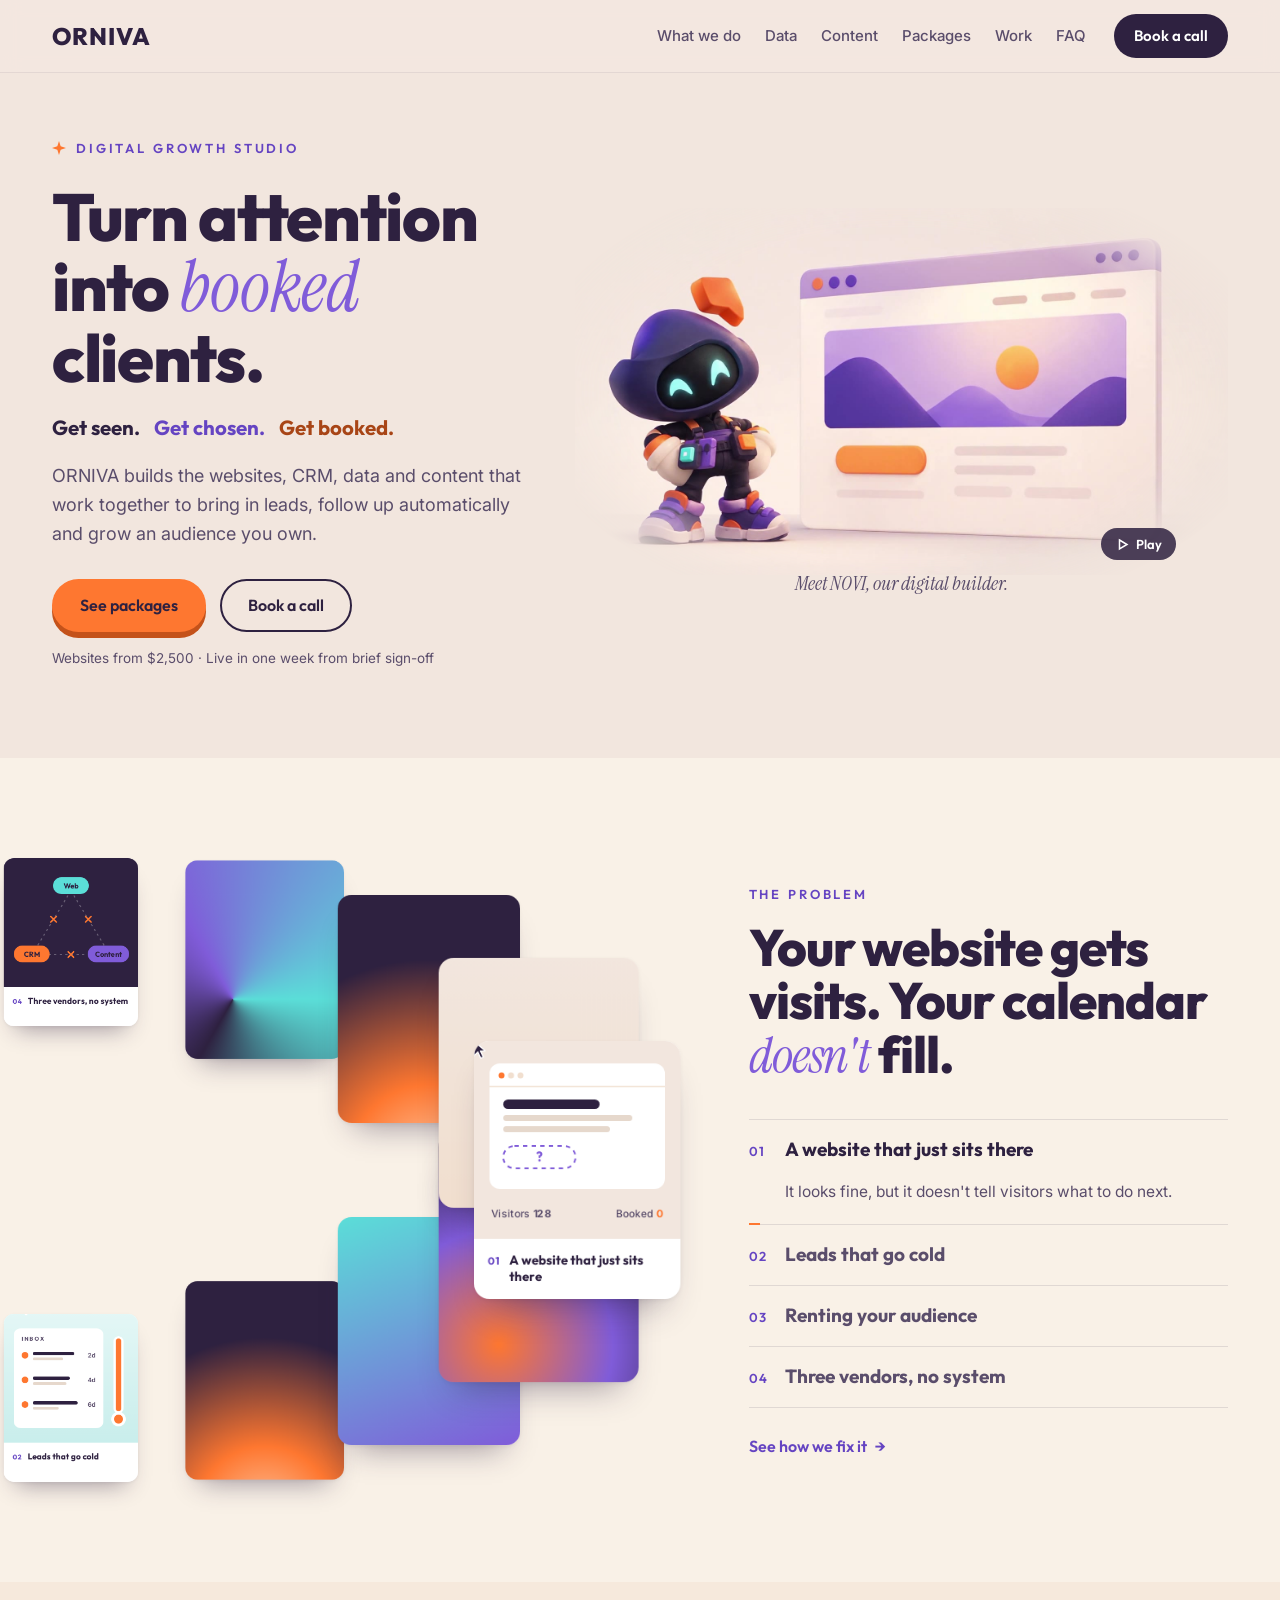
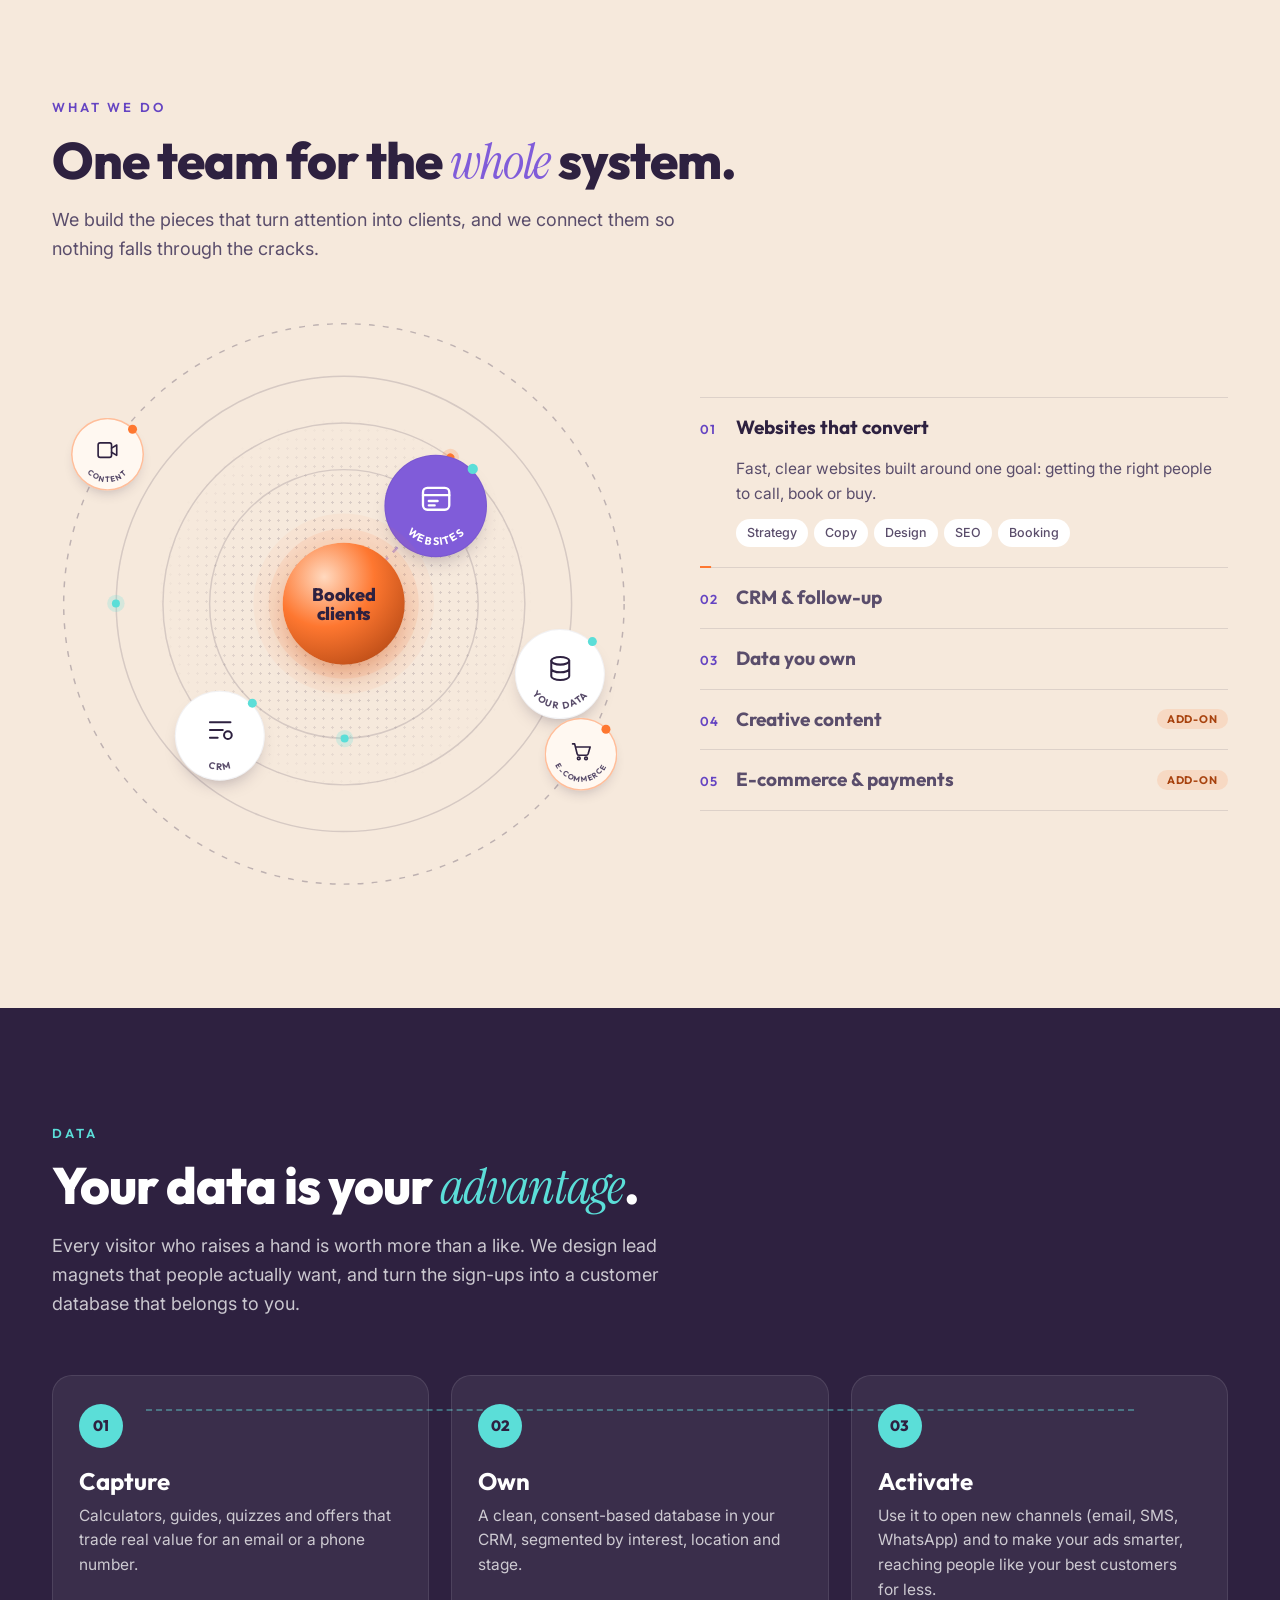
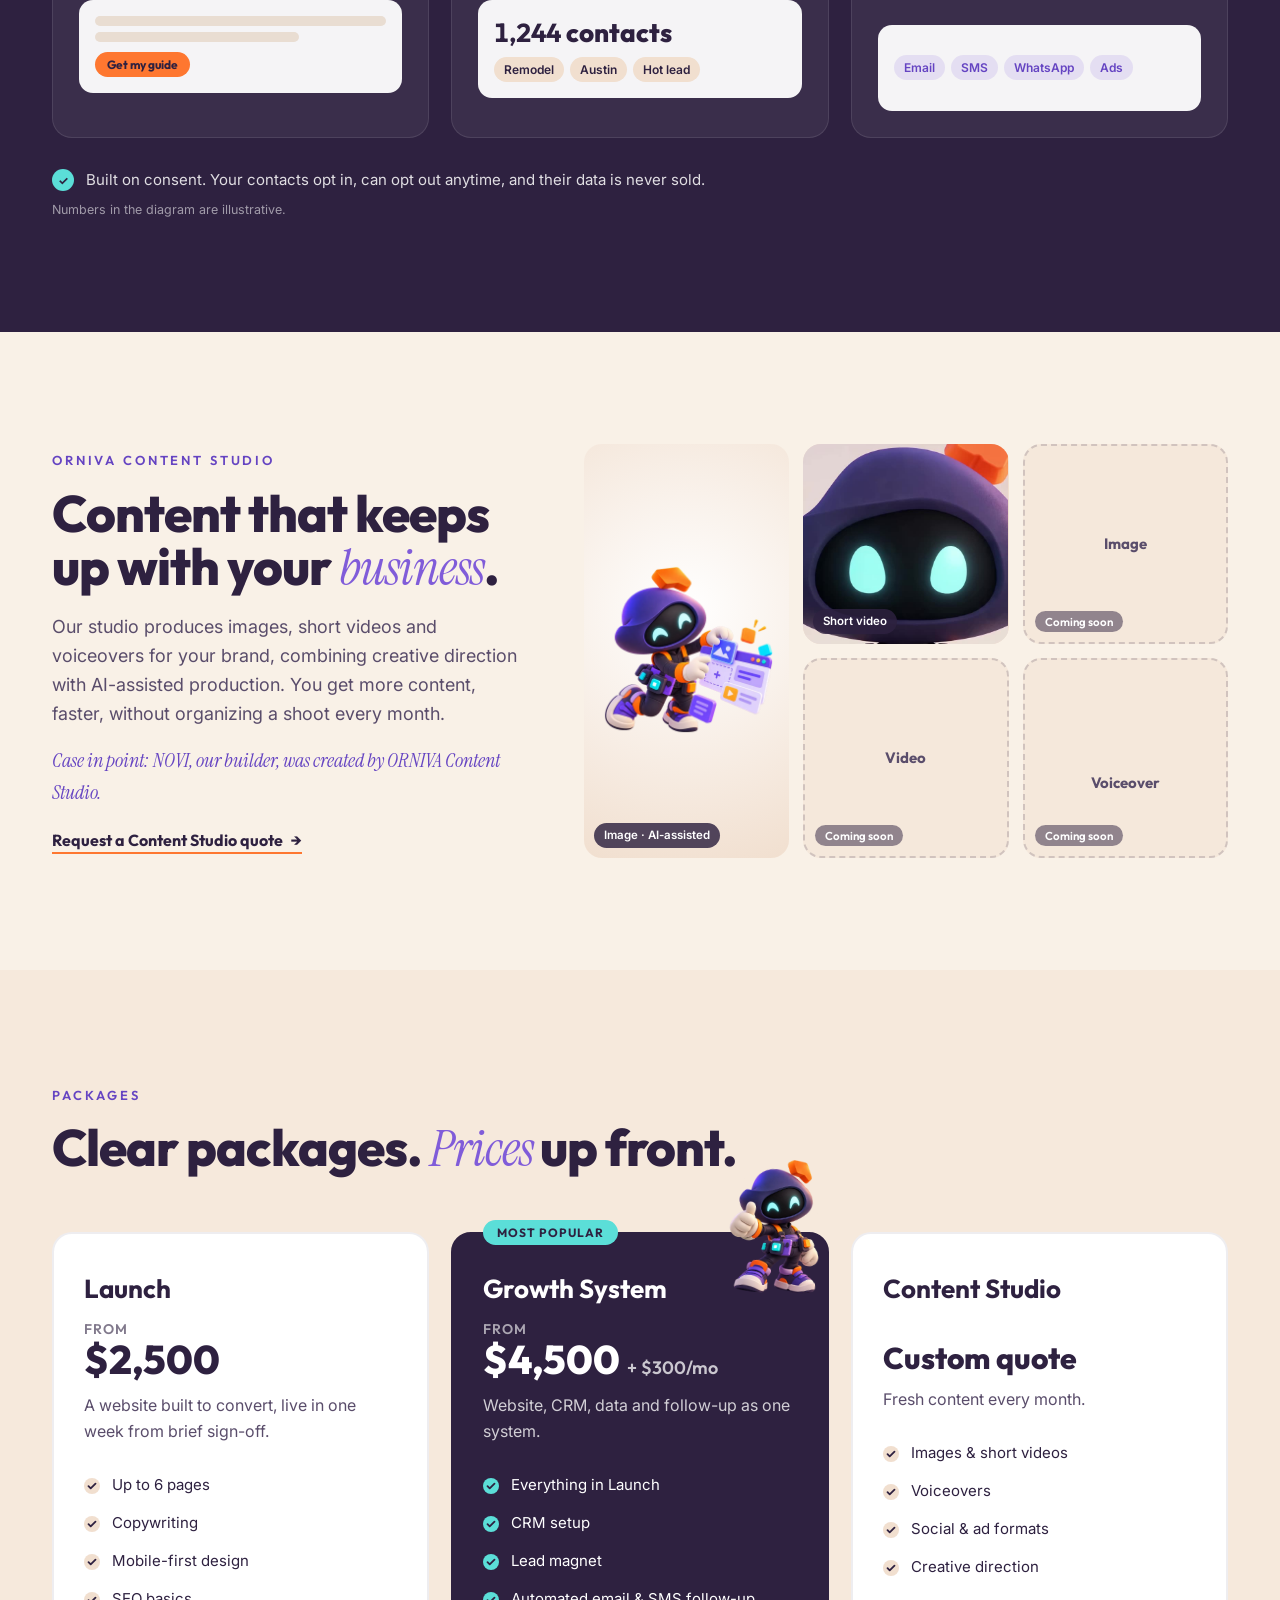
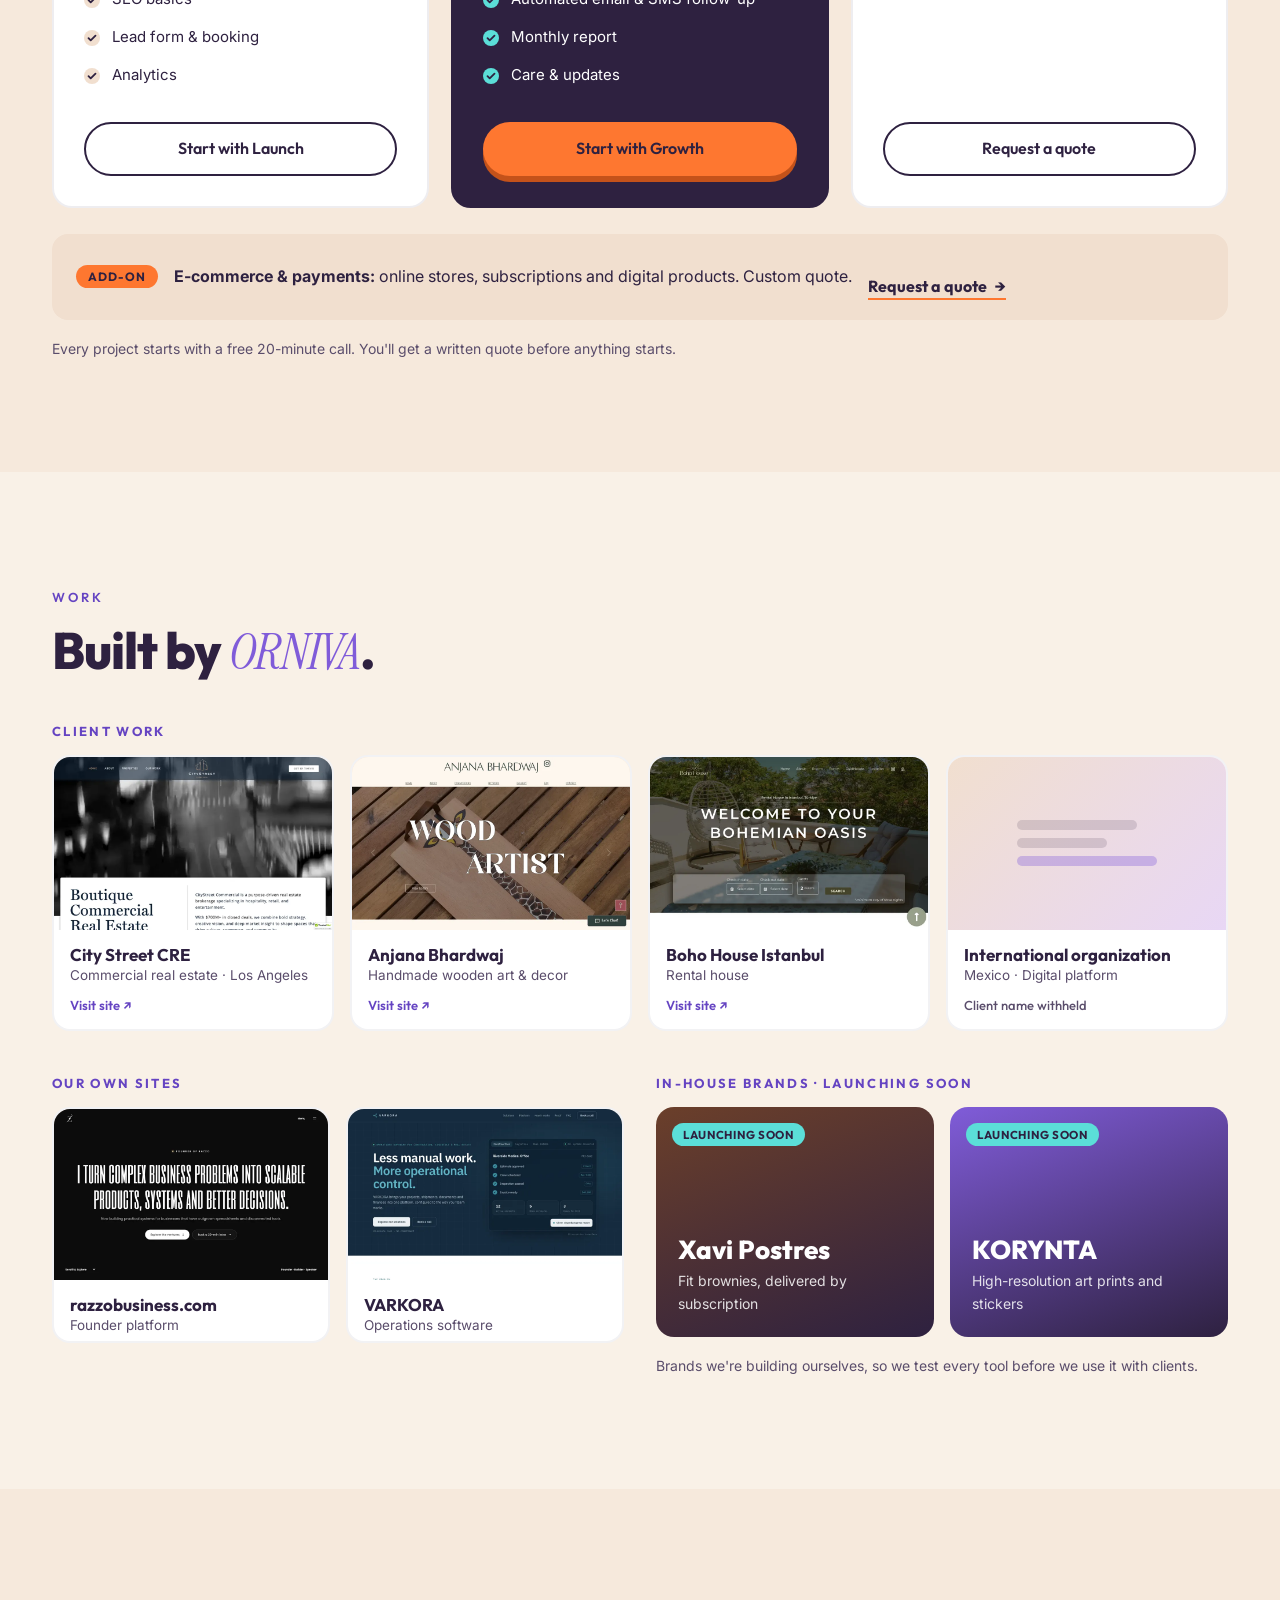
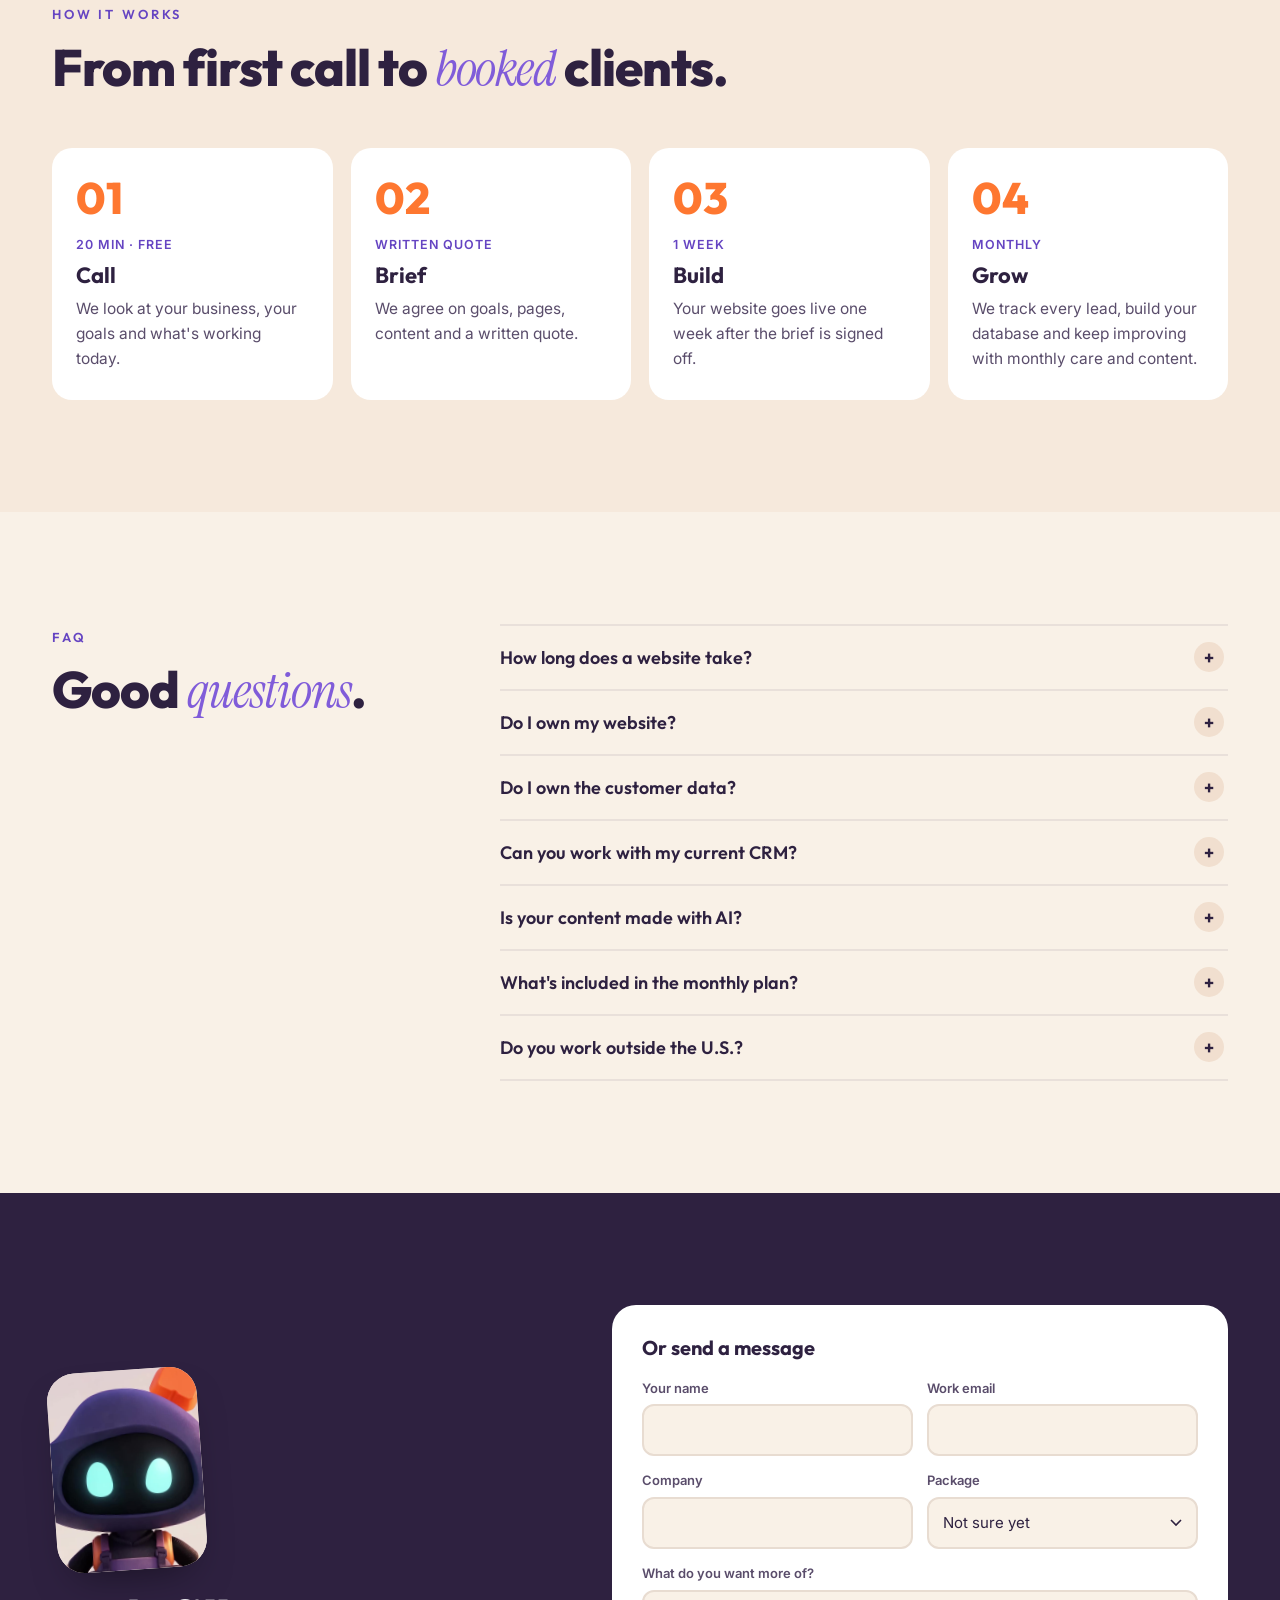
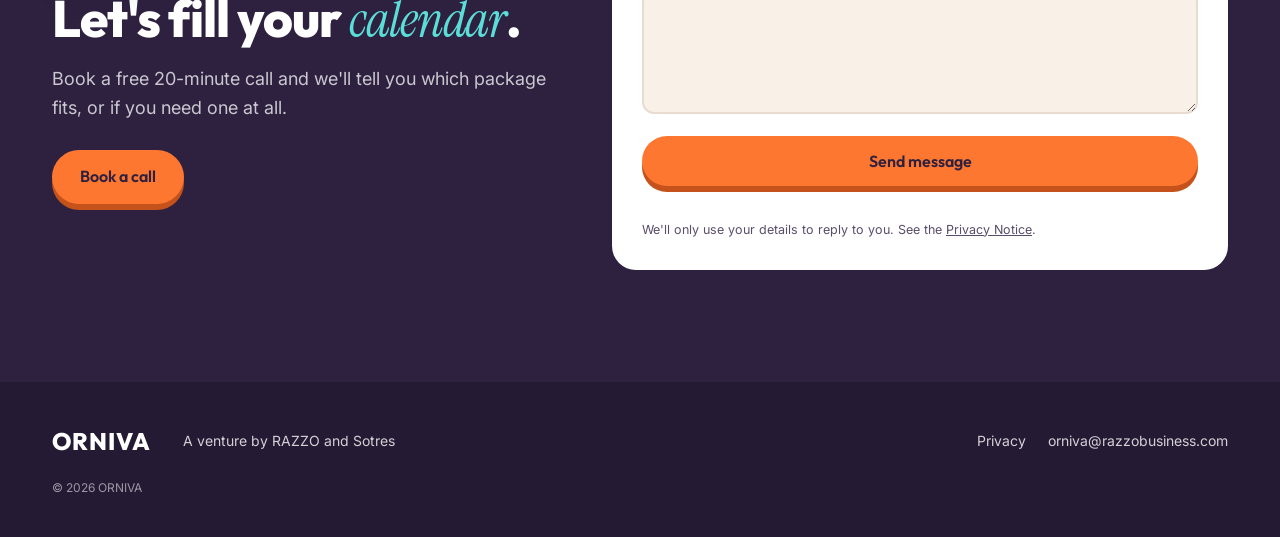
<file: index.html>
<!DOCTYPE html>
<html lang="en">
<head>
    <meta charset="UTF-8" />
    <meta name="viewport" content="width=device-width, initial-scale=1.0" />
    <title>ORNIVA | Digital growth studio: websites, CRM, data &amp; content</title>
    <meta name="description" content="ORNIVA builds websites, CRM, first-party data and creative content that work together to bring in leads, follow up automatically and grow an audience you own. Websites from $2,500, live in one week." />
    <link rel="canonical" href="https://orniva.razzobusiness.com/" />
    <meta name="theme-color" content="#F2E6DE" />
    <meta property="og:title" content="ORNIVA | Digital growth studio" />
    <meta property="og:description" content="Websites, CRM, data and creative content that turn attention into booked clients. Websites from $2,500, live in one week." />
    <meta property="og:type" content="website" />
    <meta property="og:url" content="https://orniva.razzobusiness.com/" />
    <meta property="og:image" content="https://orniva.razzobusiness.com/assets/novi/novi-hero-end.jpg" />
    <meta property="og:site_name" content="ORNIVA" />
    <meta name="twitter:card" content="summary_large_image" />
    <link rel="icon" type="image/svg+xml" href="favicon.svg" />
    <script type="application/ld+json">
    {
        "@context": "https://schema.org",
        "@type": "Organization",
        "name": "ORNIVA",
        "url": "https://orniva.razzobusiness.com/",
        "description": "ORNIVA is a digital growth studio that builds websites, CRM, first-party customer data and creative content (images, video and voice, including AI-generated media) for growing businesses. A venture by RAZZO and Sotres.",
        "email": "orniva@razzobusiness.com",
        "makesOffer": [
            { "@type": "Offer", "name": "Launch", "price": "2500", "priceCurrency": "USD", "description": "Conversion-focused website, live in one week from brief sign-off." },
            { "@type": "Offer", "name": "Growth System", "price": "4500", "priceCurrency": "USD", "description": "Website, CRM, lead magnet and automated follow-up, plus a monthly plan." },
            { "@type": "Offer", "name": "Content Studio", "description": "Monthly images, short videos and voiceovers. Custom quote." }
        ]
    }
    </script>
    <link rel="preconnect" href="https://fonts.googleapis.com">
    <link rel="preconnect" href="https://fonts.gstatic.com" crossorigin>
    <link href="https://fonts.googleapis.com/css2?family=Inter:wght@400;500;600&family=Instrument+Serif:ital@1&family=Outfit:wght@600;700;800&display=swap" rel="stylesheet">
    <script>document.documentElement.className += ' js';</script>
    <link rel="stylesheet" href="css/orniva.css" />
    <!-- Umami Cloud (same site as the RAZZO hub; cookieless). -->
    <script defer src="https://cloud.umami.is/script.js" data-website-id="6c3dd0af-b54d-4f12-9451-df9b2046e7c4" data-domains="orniva.razzobusiness.com"></script>
</head>
<body>

    <a class="skip" href="#main">Skip to content</a>

    <header class="nav">
        <div class="wrap nav-inner">
            <a class="logo" href="#top" aria-label="ORNIVA, home">ORNIVA</a>
            <nav class="nav-links" aria-label="Main">
                <a href="#what">What we do</a>
                <a href="#data">Data</a>
                <a href="#content">Content</a>
                <a href="#packages">Packages</a>
                <a href="#work">Work</a>
                <a href="#faq">FAQ</a>
            </nav>
            <a class="btn btn--ink btn--sm" href="https://tidycal.com/jaquelinerazzo/20-minute-meeting" target="_blank" rel="noopener" data-umami-event="book-call" data-umami-event-location="nav">Book a call</a>
        </div>
    </header>

    <main id="main">

        <!-- 1. Hero: NOVI builds a website (video plays once, then holds the final frame). -->
        <section class="hero" id="top">
            <div class="wrap hero-grid">
                <div class="hero-copy">
                    <p class="eyebrow"><i class="spark" aria-hidden="true"></i>Digital growth studio</p>
                    <h1>Turn attention into <em>booked</em> clients.</h1>
                    <p class="tagline"><span>Get seen.</span> <span>Get chosen.</span> <span>Get booked.</span></p>
                    <p class="hero-sub">ORNIVA builds the websites, CRM, data and content that work together to bring in leads, follow up automatically and grow an audience you own.</p>
                    <div class="hero-actions">
                        <a class="btn btn--orange" href="#packages" data-umami-event="see-packages">See packages</a>
                        <a class="btn btn--line" href="https://tidycal.com/jaquelinerazzo/20-minute-meeting" target="_blank" rel="noopener" data-umami-event="book-call" data-umami-event-location="hero">Book a call</a>
                    </div>
                    <p class="hero-micro">Websites from $2,500 &middot; Live in one week from brief sign-off</p>
                </div>

                <figure class="stage" data-stage>
                    <video class="stage-video" data-novi-hero muted loop playsinline preload="none"
                        poster="assets/novi/novi-hero-start.jpg"
                        data-src-desktop="assets/novi/novi-hero.mp4"
                        data-src-mobile="assets/novi/novi-hero-mobile.mp4"
                        data-poster-end="assets/novi/novi-hero-end.jpg"
                        aria-label="NOVI, the ORNIVA builder, assembles a website."></video>
                    <button type="button" class="stage-replay" data-replay hidden>
                        <svg viewBox="0 0 20 20" aria-hidden="true"><path d="M6 4l10 6-10 6z"/></svg>
                        Play
                    </button>
                    <figcaption class="stage-caption">Meet NOVI, our digital builder.</figcaption>
                </figure>
            </div>
        </section>


        <!-- 2. The problem: each pain is a card riding an ellipse; the active one sits at the right apex. -->
        <section class="section section--bg orbit-section" id="problem">
            <div class="wrap orbit" data-orbit>
                <div class="orbit-stage" data-orbit-stage aria-hidden="true">
                    <div class="orbit-card orbit-card--pain" data-pain="0">
                        <svg class="scene scene--idle" viewBox="0 0 240 230">
                            <rect class="sc-bg" width="240" height="230" fill="#F2E6DE"/>
                            <rect x="18" y="26" width="204" height="146" rx="12" fill="#fff"/>
                            <circle cx="32" cy="40" r="3.5" fill="#FE7730"/><circle cx="43" cy="40" r="3.5" fill="#F1DFCF"/><circle cx="54" cy="40" r="3.5" fill="#F1DFCF"/>
                            <rect x="18" y="52" width="204" height="1.5" fill="#F1DFCF"/>
                            <rect x="34" y="68" width="112" height="11" rx="5.5" fill="#2E2140"/>
                            <rect x="34" y="86" width="150" height="7" rx="3.5" fill="#E6D8CC"/>
                            <rect x="34" y="99" width="124" height="7" rx="3.5" fill="#E6D8CC"/>
                            <rect class="sc-missing" x="34" y="122" width="84" height="26" rx="13" fill="none" stroke="#805CD9" stroke-width="2" stroke-dasharray="5 5"/>
                            <text class="sc-q" x="76" y="140" text-anchor="middle" fill="#805CD9">?</text>
                            <g class="sc-cursor"><path d="M0 0v17l4.5-4.2 3.3 7.2 3-1.4-3.3-7H13z" fill="#2E2140" stroke="#fff" stroke-width="1.4" stroke-linejoin="round"/></g>
                            <g class="sc-visitors"><circle cx="0" cy="0" r="4" fill="#5BDED8"/><circle cx="-14" cy="0" r="4" fill="#805CD9"/><circle cx="-28" cy="0" r="4" fill="#FE7730"/></g>
                            <text class="sc-stat" x="20" y="205">Visitors <tspan font-weight="700">128</tspan></text>
                            <text class="sc-stat" x="220" y="205" text-anchor="end">Booked <tspan class="sc-zero" font-weight="700">0</tspan></text>
                        </svg>
                        <p class="orbit-cap"><span>01</span>A website that just sits there</p>
                    </div>
                    <div class="orbit-card orbit-card--f1"></div>
                    <div class="orbit-card orbit-card--f2"></div>
                    <div class="orbit-card orbit-card--f3"></div>
                    <div class="orbit-card orbit-card--pain" data-pain="1">
                        <svg class="scene scene--cold" viewBox="0 0 240 230">
                            <defs><linearGradient id="sc-ice" x1="0" y1="0" x2="0" y2="1"><stop offset="0" stop-color="#E4F7F6"/><stop offset="1" stop-color="#C9EEEC"/></linearGradient></defs>
                            <rect width="240" height="230" fill="url(#sc-ice)"/>
                            <g class="sc-flakes" fill="#fff"><circle cx="40" cy="0" r="2.5"/><circle cx="120" cy="-30" r="2"/><circle cx="190" cy="-12" r="3"/><circle cx="80" cy="-55" r="2"/></g>
                            <rect x="18" y="26" width="160" height="178" rx="12" fill="#fff"/>
                            <text class="sc-label" x="32" y="48">INBOX</text>
                            <g class="sc-row sc-row--1"><circle class="sc-heat" cx="38" cy="74" r="6"/><rect x="52" y="68" width="74" height="6" rx="3" fill="#2E2140"/><rect x="52" y="78" width="54" height="5" rx="2.5" fill="#E6D8CC"/><text class="sc-age" x="164" y="78" text-anchor="end">2d</text></g>
                            <g class="sc-row sc-row--2"><circle class="sc-heat" cx="38" cy="118" r="6"/><rect x="52" y="112" width="66" height="6" rx="3" fill="#2E2140"/><rect x="52" y="122" width="60" height="5" rx="2.5" fill="#E6D8CC"/><text class="sc-age" x="164" y="122" text-anchor="end">4d</text></g>
                            <g class="sc-row sc-row--3"><circle class="sc-heat" cx="38" cy="162" r="6"/><rect x="52" y="156" width="80" height="6" rx="3" fill="#2E2140"/><rect x="52" y="166" width="46" height="5" rx="2.5" fill="#E6D8CC"/><text class="sc-age" x="164" y="166" text-anchor="end">6d</text></g>
                            <rect x="196" y="40" width="18" height="138" rx="9" fill="#fff"/>
                            <rect class="sc-temp" x="200" y="44" width="10" height="130" rx="5"/>
                            <circle cx="205" cy="188" r="13" fill="#fff"/><circle class="sc-bulb" cx="205" cy="188" r="8"/>
                        </svg>
                        <p class="orbit-cap"><span>02</span>Leads that go cold</p>
                    </div>
                    <div class="orbit-card orbit-card--f4"></div>
                    <div class="orbit-card orbit-card--f5"></div>
                    <div class="orbit-card orbit-card--f6"></div>
                    <div class="orbit-card orbit-card--pain" data-pain="2">
                        <svg class="scene scene--rent" viewBox="0 0 240 230">
                            <rect width="240" height="230" fill="#805CD9"/>
                            <rect x="18" y="22" width="204" height="138" rx="16" fill="rgba(255,255,255,0.12)" stroke="rgba(255,255,255,0.55)" stroke-width="1.5" stroke-dasharray="6 5"/>
                            <text class="sc-label sc-label--light" x="34" y="44">THEIR PLATFORM</text>
                            <g class="sc-lock" fill="none" stroke="#fff" stroke-width="2"><rect x="192" y="34" width="16" height="12" rx="2.5" fill="#fff"/><path d="M195 34v-4a5 5 0 0 1 10 0v4"/></g>
                            <g class="sc-crowd" fill="#fff">
                                <circle cx="46" cy="72" r="9"/><circle cx="80" cy="72" r="9"/><circle cx="114" cy="72" r="9"/><circle cx="148" cy="72" r="9"/><circle cx="182" cy="72" r="9"/>
                                <circle cx="46" cy="104" r="9"/><circle cx="80" cy="104" r="9"/><circle cx="114" cy="104" r="9"/><circle cx="148" cy="104" r="9"/><circle cx="182" cy="104" r="9"/>
                                <circle cx="46" cy="136" r="9"/><circle cx="80" cy="136" r="9"/><circle cx="114" cy="136" r="9"/><circle cx="148" cy="136" r="9"/><circle cx="182" cy="136" r="9"/>
                            </g>
                            <rect x="18" y="174" width="204" height="38" rx="12" fill="#F9F1E7"/>
                            <text class="sc-stat" x="32" y="198">Your list</text>
                            <text class="sc-stat sc-big" x="208" y="199" text-anchor="end">0</text>
                        </svg>
                        <p class="orbit-cap"><span>03</span>Renting your audience</p>
                    </div>
                    <div class="orbit-card orbit-card--f1"></div>
                    <div class="orbit-card orbit-card--f4"></div>
                    <div class="orbit-card orbit-card--f2"></div>
                    <div class="orbit-card orbit-card--pain" data-pain="3">
                        <svg class="scene scene--silo" viewBox="0 0 240 230">
                            <rect width="240" height="230" fill="#2E2140"/>
                            <g fill="none" stroke="rgba(255,255,255,0.28)" stroke-width="2" stroke-dasharray="4 6">
                                <path d="M120 58L58 160"/><path d="M120 58L182 160"/><path d="M70 172H170"/>
                            </g>
                            <circle class="sc-msg sc-msg--1" r="4.5" fill="#5BDED8"/>
                            <circle class="sc-msg sc-msg--2" r="4.5" fill="#FE7730"/>
                            <circle class="sc-msg sc-msg--3" r="4.5" fill="#805CD9"/>
                            <g class="sc-break" fill="none" stroke="#FE7730" stroke-width="2.5" stroke-linecap="round">
                                <path d="M84 104l10 10M94 104l-10 10"/><path d="M146 104l10 10M156 104l-10 10"/><path d="M115 167l10 10M125 167l-10 10"/>
                            </g>
                            <g class="sc-node"><rect x="88" y="34" width="64" height="30" rx="15" fill="#5BDED8"/><text x="120" y="54" text-anchor="middle">Web</text></g>
                            <g class="sc-node"><rect x="18" y="156" width="64" height="30" rx="15" fill="#FE7730"/><text x="50" y="176" text-anchor="middle">CRM</text></g>
                            <g class="sc-node"><rect x="150" y="156" width="74" height="30" rx="15" fill="#805CD9"/><text x="187" y="176" text-anchor="middle" fill="#fff">Content</text></g>
                        </svg>
                        <p class="orbit-cap"><span>04</span>Three vendors, no system</p>
                    </div>
                    <div class="orbit-card orbit-card--f5"></div>
                    <div class="orbit-card orbit-card--f3"></div>
                    <div class="orbit-card orbit-card--f6"></div>
                </div>

                <div class="orbit-copy">
                    <p class="eyebrow">The problem</p>
                    <h2>Your website gets visits. Your calendar <em>doesn't</em> fill.</h2>
                    <ol class="orbit-list">
                        <li class="orbit-item is-active" data-orbit-item>
                            <button type="button" class="orbit-btn" aria-current="true"><span class="orbit-num">01</span><h3>A website that just sits there</h3></button>
                            <div class="orbit-desc"><p>It looks fine, but it doesn't tell visitors what to do next.</p></div>
                            <span class="orbit-progress" aria-hidden="true"></span>
                        </li>
                        <li class="orbit-item" data-orbit-item>
                            <button type="button" class="orbit-btn"><span class="orbit-num">02</span><h3>Leads that go cold</h3></button>
                            <div class="orbit-desc"><p>Inquiries land in an inbox and wait days for a reply.</p></div>
                            <span class="orbit-progress" aria-hidden="true"></span>
                        </li>
                        <li class="orbit-item" data-orbit-item>
                            <button type="button" class="orbit-btn"><span class="orbit-num">03</span><h3>Renting your audience</h3></button>
                            <div class="orbit-desc"><p>Your customers live on platforms you don't control, and every new campaign starts from zero.</p></div>
                            <span class="orbit-progress" aria-hidden="true"></span>
                        </li>
                        <li class="orbit-item" data-orbit-item>
                            <button type="button" class="orbit-btn"><span class="orbit-num">04</span><h3>Three vendors, no system</h3></button>
                            <div class="orbit-desc"><p>A web designer, a CRM nobody set up and a content freelancer who never talk to each other.</p></div>
                            <span class="orbit-progress" aria-hidden="true"></span>
                        </li>
                    </ol>
                    <a class="orbit-link" href="#what" data-umami-event="problem-to-solution">See how we fix it <span aria-hidden="true">&rarr;</span></a>
                </div>
            </div>
        </section>

        <!-- 3. What we do -->
        <section class="section section--cream" id="what">
            <div class="wrap">
                <div class="section-head">
                    <p class="eyebrow">What we do</p>
                    <h2>One team for the <em>whole</em> system.</h2>
                    <p class="section-intro">We build the pieces that turn attention into clients, and we connect them so nothing falls through the cracks.</p>
                </div>
                <!-- Services orbit the goal: three core planets, two add-on satellites. -->
                <div class="solar-grid" data-solar>
                    <div class="solar" aria-hidden="true">
                        <span class="solar-dots"></span>
                        <svg class="solar-rings" viewBox="0 0 100 100"><circle cx="50" cy="50" r="23"/><circle cx="50" cy="50" r="31"/><circle cx="50" cy="50" r="39"/><circle class="is-dashed" cx="50" cy="50" r="48"/></svg>
                        <div class="solar-arm solar-comet" style="--r:23; --t:9s; --o:0.5"></div>
                        <div class="solar-arm solar-comet solar-comet--orange" style="--r:31; --t:14s; --o:0.1"></div>
                        <div class="solar-arm solar-comet" style="--r:39; --t:20s; --o:0.75"></div>
                        <div class="solar-arm" style="--r:23; --t:60s; --o:0.12">
                            <span class="solar-beam"></span>
                            <div class="solar-body" data-solar-body="0"><div class="solar-spin"><div class="solar-face">
                                <svg class="solar-icon" viewBox="0 0 24 24"><rect x="3" y="4" width="18" height="15" rx="3"/><path d="M3 9h18M7 13h6M7 16h4"/></svg>
                                <svg class="solar-label" viewBox="0 0 100 100"><path id="solar-arc-0" d="M12 50a38 38 0 0 0 76 0" fill="none"/><text><textPath href="#solar-arc-0" startOffset="50%" text-anchor="middle">WEBSITES</textPath></text></svg>
                            </div></div></div>
                        </div>
                        <div class="solar-arm" style="--r:31; --t:90s; --o:0.62">
                            <span class="solar-beam"></span>
                            <div class="solar-body" data-solar-body="1"><div class="solar-spin"><div class="solar-face">
                                <svg class="solar-icon" viewBox="0 0 24 24"><path d="M4 6h16M4 12h10M4 18h6"/><circle cx="18" cy="16" r="3"/></svg>
                                <svg class="solar-label" viewBox="0 0 100 100"><path id="solar-arc-1" d="M12 50a38 38 0 0 0 76 0" fill="none"/><text><textPath href="#solar-arc-1" startOffset="50%" text-anchor="middle">CRM</textPath></text></svg>
                            </div></div></div>
                        </div>
                        <div class="solar-arm" style="--r:39; --t:120s; --o:0.3">
                            <span class="solar-beam"></span>
                            <div class="solar-body" data-solar-body="2"><div class="solar-spin"><div class="solar-face">
                                <svg class="solar-icon" viewBox="0 0 24 24"><ellipse cx="12" cy="6" rx="7" ry="3"/><path d="M5 6v6c0 1.7 3.1 3 7 3s7-1.3 7-3V6M5 12v6c0 1.7 3.1 3 7 3s7-1.3 7-3v-6"/></svg>
                                <svg class="solar-label" viewBox="0 0 100 100"><path id="solar-arc-2" d="M12 50a38 38 0 0 0 76 0" fill="none"/><text><textPath href="#solar-arc-2" startOffset="50%" text-anchor="middle">YOUR DATA</textPath></text></svg>
                            </div></div></div>
                        </div>
                        <div class="solar-arm solar-arm--sat" style="--r:48; --t:160s; --o:0.84">
                            <span class="solar-beam"></span>
                            <div class="solar-body" data-solar-body="3"><div class="solar-spin"><div class="solar-face">
                                <svg class="solar-icon" viewBox="0 0 24 24"><rect x="3" y="5" width="13" height="14" rx="2"/><path d="M16 10l5-3v10l-5-3"/></svg>
                                <svg class="solar-label" viewBox="0 0 100 100"><path id="solar-arc-3" d="M12 50a38 38 0 0 0 76 0" fill="none"/><text><textPath href="#solar-arc-3" startOffset="50%" text-anchor="middle">CONTENT</textPath></text></svg>
                            </div></div></div>
                        </div>
                        <div class="solar-arm solar-arm--sat" style="--r:48; --t:160s; --o:0.34">
                            <span class="solar-beam"></span>
                            <div class="solar-body" data-solar-body="4"><div class="solar-spin"><div class="solar-face">
                                <svg class="solar-icon" viewBox="0 0 24 24"><path d="M4 6h2l2.4 9.5a2 2 0 0 0 2 1.5h6.8a2 2 0 0 0 1.9-1.4L21 9H7"/><circle cx="10" cy="20" r="1.3"/><circle cx="17" cy="20" r="1.3"/></svg>
                                <svg class="solar-label" viewBox="0 0 100 100"><path id="solar-arc-4" d="M12 50a38 38 0 0 0 76 0" fill="none"/><text><textPath href="#solar-arc-4" startOffset="50%" text-anchor="middle">E-COMMERCE</textPath></text></svg>
                            </div></div></div>
                        </div>
                        <div class="solar-sun"><span>Booked<br>clients</span></div>
                    </div>
                    <ol class="orbit-list solar-list">
                        <li class="orbit-item is-active" data-solar-item>
                            <button type="button" class="orbit-btn" aria-current="true"><span class="orbit-num">01</span><h3>Websites that convert</h3></button>
                            <div class="orbit-desc"><div><p>Fast, clear websites built around one goal: getting the right people to call, book or buy.</p><ul class="chips"><li>Strategy</li><li>Copy</li><li>Design</li><li>SEO</li><li>Booking</li></ul></div></div>
                            <span class="orbit-progress" aria-hidden="true"></span>
                        </li>
                        <li class="orbit-item" data-solar-item>
                            <button type="button" class="orbit-btn"><span class="orbit-num">02</span><h3>CRM &amp; follow-up</h3></button>
                            <div class="orbit-desc"><div><p>Every lead captured, tracked and followed up automatically by email and SMS, so you answer first.</p><ul class="chips"><li>CRM setup</li><li>Pipelines</li><li>Automations</li><li>Reporting</li></ul></div></div>
                            <span class="orbit-progress" aria-hidden="true"></span>
                        </li>
                        <li class="orbit-item" data-solar-item>
                            <button type="button" class="orbit-btn"><span class="orbit-num">03</span><h3>Data you own</h3></button>
                            <div class="orbit-desc"><div><p>Lead magnets and sign-ups that build your own customer database, with consent, so you stop renting your audience.</p><ul class="chips"><li>Lead magnets</li><li>First-party data</li><li>Segments</li><li>Consent</li></ul></div></div>
                            <span class="orbit-progress" aria-hidden="true"></span>
                        </li>
                        <li class="orbit-item" data-solar-item>
                            <button type="button" class="orbit-btn"><span class="orbit-num">04</span><h3>Creative content</h3><span class="orbit-tag">Add-on</span></button>
                            <div class="orbit-desc"><div><p>Photos, video and voice for your website, social media and ads, made by ORNIVA Content Studio, including AI-generated media.</p><ul class="chips"><li>Images</li><li>Short video</li><li>Voiceover</li><li>Ad creative</li></ul></div></div>
                            <span class="orbit-progress" aria-hidden="true"></span>
                        </li>
                        <li class="orbit-item" data-solar-item>
                            <button type="button" class="orbit-btn"><span class="orbit-num">05</span><h3>E-commerce &amp; payments</h3><span class="orbit-tag">Add-on</span></button>
                            <div class="orbit-desc"><div><p>Online stores, subscriptions and digital products, with payments that just work.</p><ul class="chips"><li>Stores</li><li>Subscriptions</li><li>Digital products</li><li>Payments</li></ul></div></div>
                            <span class="orbit-progress" aria-hidden="true"></span>
                        </li>
                    </ol>
                </div>
            </div>
        </section>

        <!-- 4. Own your audience (data) -->
        <section class="section section--ink" id="data">
            <div class="wrap">
                <div class="section-head">
                    <p class="eyebrow eyebrow--light">Data</p>
                    <h2>Your data is your <em>advantage</em>.</h2>
                    <p class="section-intro">Every visitor who raises a hand is worth more than a like. We design lead magnets that people actually want, and turn the sign-ups into a customer database that belongs to you.</p>
                </div>

                <ol class="flow">
                    <li class="flow-step reveal">
                        <span class="flow-num">01</span>
                        <h3>Capture</h3>
                        <p>Calculators, guides, quizzes and offers that trade real value for an email or a phone number.</p>
                        <div class="flow-viz" aria-hidden="true"><span class="viz-form"><i></i><i></i><b>Get my guide</b></span></div>
                    </li>
                    <li class="flow-step reveal">
                        <span class="flow-num">02</span>
                        <h3>Own</h3>
                        <p>A clean, consent-based database in your CRM, segmented by interest, location and stage.</p>
                        <div class="flow-viz" aria-hidden="true">
                            <span class="viz-count"><b data-count="1248">0</b> contacts</span>
                            <span class="viz-tags"><i>Remodel</i><i>Austin</i><i>Hot lead</i></span>
                        </div>
                    </li>
                    <li class="flow-step reveal">
                        <span class="flow-num">03</span>
                        <h3>Activate</h3>
                        <p>Use it to open new channels (email, SMS, WhatsApp) and to make your ads smarter, reaching people like your best customers for less.</p>
                        <div class="flow-viz" aria-hidden="true"><span class="viz-channels"><i>Email</i><i>SMS</i><i>WhatsApp</i><i>Ads</i></span></div>
                    </li>
                </ol>
                <p class="trust"><span aria-hidden="true">&#10003;</span> Built on consent. Your contacts opt in, can opt out anytime, and their data is never sold.</p>
                <p class="viz-note">Numbers in the diagram are illustrative.</p>
            </div>
        </section>

        <!-- 5. Content Studio -->
        <section class="section section--bg" id="content">
            <div class="wrap content-grid">
                <div class="section-head">
                    <p class="eyebrow">ORNIVA Content Studio</p>
                    <h2>Content that keeps up with your <em>business</em>.</h2>
                    <p class="section-intro">Our studio produces images, short videos and voiceovers for your brand, combining creative direction with AI-assisted production. You get more content, faster, without organizing a shoot every month.</p>
                    <p class="content-note">Case in point: NOVI, our builder, was created by ORNIVA Content Studio.</p>
                    <a class="link-arrow" href="#contact" data-package="content" data-umami-event="package-cta" data-umami-event-package="content-section">Request a Content Studio quote <span aria-hidden="true">&rarr;</span></a>
                </div>
                <div class="gallery">
                    <figure class="tile tile--tall reveal"><img src="assets/novi/novi-building.webp" alt="NOVI building, a 3D character by ORNIVA Content Studio" loading="lazy" width="720" height="720"><figcaption>Image &middot; AI-assisted</figcaption></figure>
                    <figure class="tile reveal"><video src="assets/novi/novi-idle.mp4" poster="assets/novi/novi-idle-poster.jpg" muted loop playsinline preload="none" data-autoplay-inview aria-label="NOVI blinking and smiling, short video"></video><figcaption>Short video</figcaption></figure>
                    <figure class="tile tile--placeholder reveal"><span>Image</span><figcaption>Coming soon</figcaption></figure>
                    <figure class="tile tile--placeholder reveal"><span>Video</span><figcaption>Coming soon</figcaption></figure>
                    <figure class="tile tile--placeholder reveal"><span class="wave" aria-hidden="true"><i></i><i></i><i></i><i></i><i></i><i></i><i></i><i></i><i></i></span><span>Voiceover</span><figcaption>Coming soon</figcaption></figure>
                </div>
            </div>
        </section>

        <!-- 6. Packages -->
        <section class="section section--cream" id="packages">
            <div class="wrap">
                <p class="eyebrow">Packages</p>
                <h2>Clear packages. <em>Prices</em> up front.</h2>

                <div class="packages">
                    <article class="package reveal">
                        <h3>Launch</h3>
                        <p class="price"><span>From</span> $2,500</p>
                        <p class="package-lead">A website built to convert, live in one week from brief sign-off.</p>
                        <ul class="ticks">
                            <li>Up to 6 pages</li><li>Copywriting</li><li>Mobile-first design</li><li>SEO basics</li><li>Lead form &amp; booking</li><li>Analytics</li>
                        </ul>
                        <a class="btn btn--line btn--block" href="#contact" data-package="launch" data-umami-event="package-cta" data-umami-event-package="launch">Start with Launch</a>
                    </article>

                    <article class="package package--featured reveal">
                        <span class="badge">Most popular</span>
                        <img class="package-novi" src="assets/novi/novi-thumbs-up.webp" alt="" width="140" height="140" loading="lazy">
                        <h3>Growth System</h3>
                        <p class="price"><span>From</span> $4,500 <small>+ $300/mo</small></p>
                        <p class="package-lead">Website, CRM, data and follow-up as one system.</p>
                        <ul class="ticks">
                            <li>Everything in Launch</li><li>CRM setup</li><li>Lead magnet</li><li>Automated email &amp; SMS follow-up</li><li>Monthly report</li><li>Care &amp; updates</li>
                        </ul>
                        <a class="btn btn--orange btn--block" href="#contact" data-package="growth" data-umami-event="package-cta" data-umami-event-package="growth">Start with Growth</a>
                    </article>

                    <article class="package reveal">
                        <h3>Content Studio</h3>
                        <p class="price price--quote">Custom quote</p>
                        <p class="package-lead">Fresh content every month.</p>
                        <ul class="ticks">
                            <li>Images &amp; short videos</li><li>Voiceovers</li><li>Social &amp; ad formats</li><li>Creative direction</li>
                        </ul>
                        <a class="btn btn--line btn--block" href="#contact" data-package="content" data-umami-event="package-cta" data-umami-event-package="content">Request a quote</a>
                    </article>
                </div>

                <div class="addon reveal">
                    <span class="addon-tag">Add-on</span>
                    <p><strong>E-commerce &amp; payments:</strong> online stores, subscriptions and digital products. Custom quote.</p>
                    <a class="link-arrow" href="#contact" data-package="ecommerce" data-umami-event="package-cta" data-umami-event-package="ecommerce">Request a quote <span aria-hidden="true">&rarr;</span></a>
                </div>
                <p class="note">Every project starts with a free 20-minute call. You'll get a written quote before anything starts.</p>
            </div>
        </section>


        <!-- 7. Work -->
        <section class="section section--bg" id="work">
            <div class="wrap">
                <div class="section-head">
                    <p class="eyebrow">Work</p>
                    <h2>Built by <em>ORNIVA</em>.</h2>
                </div>

                <p class="group-label">Client work</p>
                <div class="work-grid">
                    <a class="work-card reveal" href="https://citystreetcre.com/" target="_blank" rel="noopener" data-umami-event="work-click" data-umami-event-site="citystreet">
                        <span class="work-shot"><img src="assets/work/citystreet.webp" alt="City Street CRE website" loading="lazy" width="960" height="600"></span>
                        <span class="work-meta"><strong>City Street CRE</strong><span>Commercial real estate &middot; Los Angeles</span></span>
                        <span class="work-visit">Visit site &#8599;</span>
                    </a>
                    <a class="work-card reveal" href="https://www.anjanabhardwaj.com/" target="_blank" rel="noopener" data-umami-event="work-click" data-umami-event-site="anjana">
                        <span class="work-shot"><img src="assets/work/anjana.webp" alt="Anjana Bhardwaj website" loading="lazy" width="960" height="600"></span>
                        <span class="work-meta"><strong>Anjana Bhardwaj</strong><span>Handmade wooden art &amp; decor</span></span>
                        <span class="work-visit">Visit site &#8599;</span>
                    </a>
                    <a class="work-card reveal" href="https://bohohouse.ist/" target="_blank" rel="noopener" data-umami-event="work-click" data-umami-event-site="bohohouse">
                        <span class="work-shot"><img src="assets/work/bohohouse.webp" alt="Boho House Istanbul website" loading="lazy" width="960" height="600"></span>
                        <span class="work-meta"><strong>Boho House Istanbul</strong><span>Rental house</span></span>
                        <span class="work-visit">Visit site &#8599;</span>
                    </a>
                    <div class="work-card work-card--plain reveal">
                        <span class="work-shot work-shot--abstract" aria-hidden="true"><i></i><i></i><i></i></span>
                        <span class="work-meta"><strong>International organization</strong><span>Mexico &middot; Digital platform</span></span>
                        <span class="work-visit work-visit--muted">Client name withheld</span>
                    </div>
                </div>

                <div class="work-split">
                    <div>
                        <p class="group-label">Our own sites</p>
                        <div class="work-grid work-grid--two">
                            <a class="work-card reveal" href="https://razzobusiness.com/" target="_blank" rel="noopener" data-umami-event="work-click" data-umami-event-site="razzo">
                                <span class="work-shot"><img src="assets/work/razzo.webp" alt="razzobusiness.com" loading="lazy" width="960" height="600"></span>
                                <span class="work-meta"><strong>razzobusiness.com</strong><span>Founder platform</span></span>
                            </a>
                            <a class="work-card reveal" href="https://varkora.razzobusiness.com/" target="_blank" rel="noopener" data-umami-event="work-click" data-umami-event-site="varkora">
                                <span class="work-shot"><img src="assets/work/varkora.webp" alt="VARKORA website" loading="lazy" width="960" height="600"></span>
                                <span class="work-meta"><strong>VARKORA</strong><span>Operations software</span></span>
                            </a>
                        </div>
                    </div>
                    <div>
                        <p class="group-label">In-house brands &middot; Launching soon</p>
                        <div class="work-grid work-grid--two">
                            <div class="brand-card brand-card--xavi reveal">
                                <span class="soon">Launching soon</span>
                                <strong>Xavi Postres</strong>
                                <span>Fit brownies, delivered by subscription</span>
                            </div>
                            <div class="brand-card brand-card--korynta reveal">
                                <span class="soon">Launching soon</span>
                                <strong>KORYNTA</strong>
                                <span>High-resolution art prints and stickers</span>
                            </div>
                        </div>
                        <p class="note">Brands we're building ourselves, so we test every tool before we use it with clients.</p>
                    </div>
                </div>
            </div>
        </section>

        <!-- 8. How it works -->
        <section class="section section--cream" id="how">
            <div class="wrap">
                <div class="section-head">
                    <p class="eyebrow">How it works</p>
                    <h2>From first call to <em>booked</em> clients.</h2>
                </div>
                <ol class="steps">
                    <li class="step reveal"><span class="step-num">01</span><span class="step-time">20 min &middot; Free</span><h3>Call</h3><p>We look at your business, your goals and what's working today.</p></li>
                    <li class="step reveal"><span class="step-num">02</span><span class="step-time">Written quote</span><h3>Brief</h3><p>We agree on goals, pages, content and a written quote.</p></li>
                    <li class="step reveal"><span class="step-num">03</span><span class="step-time">1 week</span><h3>Build</h3><p>Your website goes live one week after the brief is signed off.</p></li>
                    <li class="step reveal"><span class="step-num">04</span><span class="step-time">Monthly</span><h3>Grow</h3><p>We track every lead, build your database and keep improving with monthly care and content.</p></li>
                </ol>
            </div>
        </section>

        <!-- 9. FAQ -->
        <section class="section section--bg" id="faq">
            <div class="wrap faq-grid">
                <div class="section-head">
                    <p class="eyebrow">FAQ</p>
                    <h2>Good <em>questions</em>.</h2>
                </div>
                <div class="faq">
                    <details><summary>How long does a website take?</summary><p>One week from brief sign-off for a Launch website. Larger projects get a timeline in the quote.</p></details>
                    <details><summary>Do I own my website?</summary><p>Yes. Your domain, content and website are yours.</p></details>
                    <details><summary>Do I own the customer data?</summary><p>Yes. Every contact your lead magnets capture belongs to you, stored with consent in your CRM.</p></details>
                    <details><summary>Can you work with my current CRM?</summary><p>Yes, if it fits. If not, we'll recommend and set up one that does.</p></details>
                    <details><summary>Is your content made with AI?</summary><p>Some of it. ORNIVA Content Studio combines creative direction with AI-assisted production for images, video and voice, and every piece is reviewed by a person before it goes out.</p></details>
                    <details><summary>What's included in the monthly plan?</summary><p>Hosting, updates, small copy changes and a monthly report. Anything beyond that is quoted by the hour.</p></details>
                    <details><summary>Do you work outside the U.S.?</summary><p>Yes. We focus on U.S. businesses and work with clients in other countries too.</p></details>
                </div>
            </div>
        </section>

        <!-- 10. CTA + form (NOVI idle) -->
        <section class="section section--ink cta" id="contact">
            <div class="wrap cta-grid">
                <div class="cta-copy">
                    <div class="cta-novi"><video src="assets/novi/novi-idle.mp4" poster="assets/novi/novi-idle-poster.jpg" muted loop playsinline preload="none" data-autoplay-inview aria-label="NOVI says hi"></video></div>
                    <h2>Let's fill your <em>calendar</em>.</h2>
                    <p class="section-intro">Book a free 20-minute call and we'll tell you which package fits, or if you need one at all.</p>
                    <a class="btn btn--orange" href="https://tidycal.com/jaquelinerazzo/20-minute-meeting" target="_blank" rel="noopener" data-umami-event="book-call" data-umami-event-location="cta">Book a call</a>
                </div>

                <form class="form" id="contact-form" action="https://razzo-forms.razzo-forms.workers.dev/" method="POST" novalidate>
                    <p class="form-title">Or send a message</p>
                    <input type="hidden" name="intent" value="growth">
                    <input type="hidden" name="brand" value="orniva">
                    <input type="hidden" name="source" value="direct">
                    <input type="text" name="_honey" class="hp" tabindex="-1" autocomplete="off" aria-hidden="true">
                    <div class="field-row">
                        <label class="field"><span>Your name</span><input type="text" name="name" autocomplete="name" required></label>
                        <label class="field"><span>Work email</span><input type="email" name="email" autocomplete="email" required></label>
                    </div>
                    <div class="field-row">
                        <label class="field"><span>Company</span><input type="text" name="company" autocomplete="organization"></label>
                        <label class="field"><span>Package</span>
                            <select name="package">
                                <option value="unsure">Not sure yet</option>
                                <option value="launch">Launch</option>
                                <option value="growth">Growth System</option>
                                <option value="content">Content Studio</option>
                                <option value="ecommerce">E-commerce</option>
                            </select>
                        </label>
                    </div>
                    <label class="field"><span>What do you want more of?</span><textarea name="comments" rows="4" required></textarea></label>
                    <button type="submit" class="btn btn--orange btn--block">Send message</button>
                    <p class="form-status" role="status" aria-live="polite"></p>
                    <p class="form-note">We'll only use your details to reply to you. See the <a href="https://razzobusiness.com/privacy.html">Privacy Notice</a>.</p>
                </form>
            </div>
        </section>

    </main>

    <footer class="footer">
        <div class="wrap footer-inner">
            <a class="logo" href="#top" aria-label="ORNIVA, back to top">ORNIVA</a>
            <p class="footer-owners">A venture by RAZZO and Sotres</p>
            <nav class="footer-links" aria-label="Footer">
                <a href="https://razzobusiness.com/privacy.html">Privacy</a>
                <a href="mailto:orniva@razzobusiness.com">orniva@razzobusiness.com</a>
            </nav>
            <p class="footer-copy">&copy; 2026 ORNIVA</p>
        </div>
    </footer>

    <script src="js/orniva.js" defer></script>
</body>
</html>
</file>
<file: css/orniva.css>
/* ORNIVA — digital growth studio.
   Palette sampled from the NOVI storyboard (razzo-strategy/04_digital-growth,
   BRIEF §E): cream base, plum ink, violet, orange, aqua. Outfit for headings
   (matches the wordmark), Instrument Serif italic for one accent word per
   section, Inter for text. */

:root {
	--bg: #F9F1E7;
	--stage: #F2E6DE;        /* matches the hero video background */
	--cream: #F1DFCF;
	--ink: #2E2140;
	--ink-soft: #5A4D6B;
	--violet: #805CD9;
	--violet-text: #6544C2;  /* AA on cream for small text */
	--orange: #FE7730;
	--aqua: #5BDED8;
	--white: #FFFFFF;
	--display: 'Outfit', system-ui, sans-serif;
	--serif: 'Instrument Serif', Georgia, serif;
	--text: 'Inter', system-ui, sans-serif;
	--radius: 20px;
}

*, *::before, *::after { box-sizing: border-box; }
html { scroll-behavior: smooth; }

body {
	margin: 0;
	background: var(--bg);
	color: var(--ink);
	font-family: var(--text);
	font-size: 16px;
	line-height: 1.6;
	-webkit-font-smoothing: antialiased;
}

a { color: inherit; text-decoration: none; }
h1, h2, h3, p { margin: 0; }
:focus-visible { outline: 3px solid var(--violet); outline-offset: 3px; border-radius: 6px; }

.wrap { width: 100%; max-width: 1240px; margin: 0 auto; padding: 0 32px; }

/* ---------- Buttons ---------- */
.btn {
	display: inline-flex;
	align-items: center;
	justify-content: center;
	gap: 8px;
	min-height: 50px;
	padding: 12px 26px;
	border-radius: 999px;
	border: 2px solid transparent;
	font-family: var(--display);
	font-weight: 600;
	font-size: 16px;
	transition: transform 0.25s cubic-bezier(0.3, 1.6, 0.5, 1), box-shadow 0.25s ease, background-color 0.25s ease;
}

.btn:hover { transform: translateY(-2px) scale(1.02); }
.btn:active { transform: translateY(0) scale(0.98); }

.btn--orange { background: var(--orange); color: var(--ink); box-shadow: 0 6px 0 #C4521A; }
.btn--orange:hover { box-shadow: 0 8px 0 #C4521A; }
.btn--ink { background: var(--ink); color: var(--white); }
.btn--line { border-color: var(--ink); color: var(--ink); }
.btn--line:hover { background: var(--ink); color: var(--white); }
.btn--sm { min-height: 42px; padding: 8px 18px; font-size: 15px; }
.btn--block { width: 100%; }

/* ---------- Eyebrow ---------- */
.eyebrow {
	display: inline-flex;
	align-items: center;
	gap: 10px;
	font-family: var(--display);
	font-weight: 600;
	font-size: 13px;
	letter-spacing: 0.22em;
	text-transform: uppercase;
	color: var(--violet-text);
}

/* Little four-point spark, NOVI's "aha" mark. */
.spark {
	width: 14px;
	height: 14px;
	background: var(--orange);
	clip-path: polygon(50% 0, 62% 38%, 100% 50%, 62% 62%, 50% 100%, 38% 62%, 0 50%, 38% 38%);
	animation: twinkle 2.4s ease-in-out infinite;
}

@keyframes twinkle {
	0%, 100% { transform: scale(1) rotate(0); }
	50% { transform: scale(1.25) rotate(45deg); }
}

em { font-family: var(--serif); font-style: italic; font-weight: 400; color: var(--violet); }

/* ---------- Nav ---------- */
.nav {
	position: sticky;
	top: 0;
	z-index: 20;
	background: rgba(242, 230, 222, 0.85);
	-webkit-backdrop-filter: blur(10px);
	backdrop-filter: blur(10px);
	border-bottom: 1px solid rgba(46, 33, 64, 0.08);
}

.nav-inner { display: flex; align-items: center; gap: 28px; height: 72px; }
.logo { font-family: var(--display); font-weight: 800; font-size: 24px; letter-spacing: 0.04em; }
.nav-links { display: flex; gap: 24px; margin-left: auto; font-size: 15px; font-weight: 500; color: var(--ink-soft); }
.nav-links a:hover { color: var(--ink); }

/* ---------- Hero ---------- */
.hero {
	position: relative;
	overflow: hidden;
	padding: 64px 0 88px;
	background: var(--stage);
}

.hero-grid {
	display: grid;
	grid-template-columns: minmax(0, 0.85fr) minmax(0, 1.15fr);
	gap: 40px;
	align-items: center;
}

.hero h1 {
	margin-top: 20px;
	font-family: var(--display);
	font-weight: 800;
	font-size: clamp(42px, 5.2vw, 72px);
	line-height: 1.02;
	letter-spacing: -0.02em;
}

.hero h1 em { font-size: 1.08em; letter-spacing: 0; }

.tagline {
	display: flex;
	flex-wrap: wrap;
	gap: 6px 14px;
	margin-top: 20px;
	font-family: var(--display);
	font-weight: 700;
	font-size: clamp(18px, 1.6vw, 22px);
}

/* The three beats land one after another. */
.tagline span { display: inline-block; animation: beat 0.6s cubic-bezier(0.3, 1.6, 0.5, 1) both; }
.tagline span:nth-child(1) { animation-delay: 0.3s; }
.tagline span:nth-child(2) { animation-delay: 0.55s; color: var(--violet-text); }
.tagline span:nth-child(3) { animation-delay: 0.8s; color: #A84516; }

@keyframes beat {
	from { opacity: 0; transform: translateY(14px) scale(0.9); }
	to { opacity: 1; transform: none; }
}

.hero-sub { max-width: 500px; margin-top: 18px; font-size: 18px; color: var(--ink-soft); }
.hero-actions { display: flex; flex-wrap: wrap; gap: 14px; margin-top: 30px; }
.hero-micro { margin-top: 16px; font-size: 13.5px; color: var(--ink-soft); }

/* Stage: the video's own background matches --stage; a soft mask fades its
   edges so the scene melts into the page instead of reading as a box. */
.stage { position: relative; margin: 0; }

.stage-video {
	display: block;
	width: 100%;
	height: auto;
	aspect-ratio: 16 / 9;
	background: var(--stage) center / cover no-repeat;
	-webkit-mask-image: radial-gradient(ellipse 58% 62% at 50% 50%, #000 72%, transparent 100%);
	mask-image: radial-gradient(ellipse 58% 62% at 50% 50%, #000 72%, transparent 100%);
}

.stage-replay {
	position: absolute;
	right: 8%;
	bottom: 10%;
	display: inline-flex;
	align-items: center;
	gap: 6px;
	padding: 8px 14px;
	border: 0;
	border-radius: 999px;
	background: rgba(46, 33, 64, 0.85);
	color: var(--white);
	font: 600 13px var(--display);
	cursor: pointer;
	animation: beat 0.5s cubic-bezier(0.3, 1.6, 0.5, 1) both;
}

.stage-replay svg { width: 15px; height: 15px; fill: none; stroke: currentColor; stroke-width: 2; stroke-linecap: round; }
.stage-replay[hidden] { display: none; }

.stage-caption {
	margin-top: -8px;
	text-align: center;
	font-family: var(--serif);
	font-style: italic;
	font-size: 20px;
	color: var(--ink-soft);
}

/* ---------- Sections ---------- */
.section { padding: 112px 0; }

.section h2 {
	margin-top: 14px;
	font-family: var(--display);
	font-weight: 800;
	font-size: clamp(34px, 4vw, 54px);
	line-height: 1.05;
	letter-spacing: -0.02em;
}

.reveal { transition: opacity 0.7s ease, transform 0.7s cubic-bezier(0.2, 0.8, 0.2, 1); }
.js .reveal:not(.is-in) { opacity: 0; transform: translateY(24px); }

/* ---------- Packages ---------- */
.packages {
	display: grid;
	grid-template-columns: repeat(3, minmax(0, 1fr));
	gap: 22px;
	margin-top: 56px;
	align-items: stretch;
}

.package {
	position: relative;
	display: flex;
	flex-direction: column;
	padding: 34px 30px 30px;
	border-radius: var(--radius);
	background: var(--white);
	border: 2px solid rgba(46, 33, 64, 0.08);
	transition: transform 0.4s cubic-bezier(0.3, 1.4, 0.5, 1), box-shadow 0.4s ease, opacity 0.7s ease;
}

.package:hover { transform: translateY(-6px) rotate(-0.4deg); box-shadow: 0 30px 50px -30px rgba(46, 33, 64, 0.35); }
.package:nth-child(2) { transition-delay: 0.08s; }
.package:nth-child(3) { transition-delay: 0.16s; }

.package--featured { background: var(--ink); color: var(--white); border-color: var(--ink); }
.package--featured:hover { transform: translateY(-6px) rotate(0.4deg); }

.badge {
	position: absolute;
	top: -14px;
	left: 30px;
	padding: 5px 14px;
	border-radius: 999px;
	background: var(--aqua);
	color: var(--ink);
	font: 700 12px var(--display);
	letter-spacing: 0.08em;
	text-transform: uppercase;
}

/* NOVI peeks over the featured card. */
.package-novi {
	position: absolute;
	right: -18px;
	top: -78px;
	width: 140px;
	height: auto;
	transform: rotate(6deg);
	transition: transform 0.5s cubic-bezier(0.3, 1.6, 0.5, 1);
	pointer-events: none;
}

.package--featured:hover .package-novi { transform: rotate(-4deg) translateY(-6px) scale(1.05); }

.package h3 { font-family: var(--display); font-weight: 700; font-size: 26px; }

.price { margin-top: 12px; font-family: var(--display); font-weight: 800; font-size: 40px; line-height: 1.1; }
.price span { display: block; font-size: 14px; font-weight: 600; letter-spacing: 0.06em; text-transform: uppercase; opacity: 0.6; }
.price small { font-size: 18px; font-weight: 600; opacity: 0.75; }
.price--quote { font-size: 30px; padding-top: 20px; }

.package-lead { margin-top: 12px; color: var(--ink-soft); }
.package--featured .package-lead { color: rgba(255, 255, 255, 0.78); }

.ticks { margin: 22px 0 28px; padding: 0; list-style: none; }
.ticks li { position: relative; padding: 7px 0 7px 28px; font-size: 15px; }
.ticks li::before {
	content: "";
	position: absolute;
	left: 0;
	top: 12px;
	width: 16px;
	height: 16px;
	border-radius: 50%;
	background: var(--cream) url("data:image/svg+xml,%3Csvg xmlns='http://www.w3.org/2000/svg' viewBox='0 0 16 16'%3E%3Cpath d='M4.5 8.2l2.2 2.2 4.8-4.8' fill='none' stroke='%232E2140' stroke-width='1.8' stroke-linecap='round' stroke-linejoin='round'/%3E%3C/svg%3E") center / 16px no-repeat;
}
.package--featured .ticks li::before { background-color: var(--aqua); }

.package .btn { margin-top: auto; }
.package--featured .btn--line { border-color: var(--white); color: var(--white); }

.addon {
	display: flex;
	align-items: center;
	gap: 16px;
	margin-top: 26px;
	padding: 20px 24px;
	border-radius: 16px;
	background: var(--cream);
}

.addon-tag { padding: 4px 12px; border-radius: 999px; background: var(--orange); font: 700 12px var(--display); letter-spacing: 0.08em; text-transform: uppercase; }
.note { margin-top: 18px; font-size: 14px; color: var(--ink-soft); }

/* ---------- Responsive ---------- */
@media (max-width: 1024px) {
	.nav-links { display: none; }
	.nav-inner { justify-content: space-between; }
	.hero-grid { grid-template-columns: 1fr; gap: 12px; }
	.packages { grid-template-columns: 1fr; max-width: 520px; gap: 46px; }
}

@media (max-width: 600px) {
	.wrap { padding: 0 20px; }
	.hero { padding: 40px 0 56px; }
	.hero-actions .btn { width: 100%; }
	.stage-video {
		-webkit-mask-image: radial-gradient(ellipse 62% 64% at 50% 50%, #000 70%, transparent 100%);
		mask-image: radial-gradient(ellipse 62% 64% at 50% 50%, #000 70%, transparent 100%);
	}
	.section { padding: 80px 0; }
	.package-novi { width: 110px; top: -64px; right: -6px; }
	.addon { flex-direction: column; align-items: flex-start; }
}

@media (prefers-reduced-motion: reduce) {
	*, *::before, *::after { animation: none !important; transition: none !important; }
	html { scroll-behavior: auto; }
}


/* =====================================================================
   O4: full landing
   ===================================================================== */

.skip { position: absolute; left: -9999px; top: 8px; z-index: 50; padding: 10px 14px; border-radius: 10px; background: var(--ink); color: var(--white); }
.skip:focus { left: 8px; }

.section--bg { background: var(--bg); }
.section--cream { background: #F6E9DC; }
.section--ink { background: var(--ink); color: var(--white); }
.section--ink em { color: var(--aqua); }
.eyebrow--light { color: var(--aqua); }

.section-head { max-width: 760px; }
.section-intro { margin-top: 18px; font-size: 18px; color: var(--ink-soft); max-width: 640px; }
.section--ink .section-intro { color: rgba(255, 255, 255, 0.75); }

/* ---------- Problem: cards riding an ellipse ----------
   JS places every card on an ellipse whose right apex sits near the copy;
   the card at the apex is the problem being read. Fillers pad the orbit. */
.orbit-section { overflow: hidden; }
.orbit { display: grid; grid-template-columns: minmax(0, 1.15fr) minmax(0, 0.85fr); gap: 48px; align-items: center; }
.orbit > .orbit-copy .eyebrow { justify-self: start; }

.orbit-stage { display: none; position: relative; height: 600px; }
.js .orbit-stage { display: block; }

.orbit-card {
	position: absolute;
	left: 0;
	top: 0;
	width: 240px;
	height: 300px;
	border-radius: 18px;
	overflow: hidden;
	background: var(--white);
	box-shadow: 0 26px 40px -22px rgba(46, 33, 64, 0.45), 0 2px 6px rgba(46, 33, 64, 0.06);
	will-change: transform, opacity;
}
.orbit-card--pain { cursor: pointer; }
.orbit-card--f1 { background: radial-gradient(circle at 30% 85%, #FE7730 0, #805CD9 45%, #2E2140 85%); }
.orbit-card--f2 { background: linear-gradient(160deg, #5BDED8 0%, #805CD9 100%); }
.orbit-card--f3 { background: radial-gradient(circle at 50% 118%, #FFC49E 0, #FE7730 28%, #2E2140 72%); }
.orbit-card--f4 { background: radial-gradient(circle at 62% 38%, #FE7730 0 20%, transparent 21%), linear-gradient(180deg, #F9F1E7, #F1DFCF); }
.orbit-card--f5 { background: conic-gradient(from 210deg at 30% 70%, #2E2140, #805CD9, #5BDED8, #2E2140); }
.orbit-card--f6 { background: linear-gradient(180deg, #F2E6DE, #F1DFCF); }
.orbit-card--f6::after {
	content: '';
	position: absolute;
	inset: 34%;
	background: var(--violet);
	clip-path: polygon(50% 0, 62% 38%, 100% 50%, 62% 62%, 50% 100%, 38% 62%, 0 50%, 38% 38%);
}

.scene { display: block; width: 240px; height: 230px; }
.orbit-cap { display: flex; gap: 10px; align-items: baseline; height: 70px; padding: 16px 16px 0; font: 700 15px/1.25 var(--display); color: var(--ink); }
.orbit-cap span { font-size: 12px; letter-spacing: 0.1em; color: var(--violet-text); }

/* Scene animations only run on the card at the apex. */
.scene * { animation-play-state: paused; }
.orbit-card.is-active .scene * { animation-play-state: running; }
.scene [class^="sc-"] { transform-box: fill-box; }

.sc-stat { font: 500 12px var(--text); fill: var(--ink-soft); }
.sc-label { font: 700 10px var(--display); letter-spacing: 0.16em; fill: var(--ink-soft); }
.sc-label--light { fill: rgba(255, 255, 255, 0.85); }
.sc-big { font: 800 20px var(--display); fill: var(--ink); }

/* 1. Sits there: visitors pass through, the cursor wanders, there is no next step. */
.sc-q { font: 700 16px var(--display); animation: sc-pulse 1.6s ease-in-out infinite; transform-origin: center; }
.sc-missing { animation: sc-dash 1.2s linear infinite; }
.sc-zero { fill: var(--orange); }
.sc-cursor { animation: sc-wander 6s ease-in-out infinite; }
.sc-visitors { animation: sc-pass 3.6s linear infinite; }
@keyframes sc-pulse { 0%, 100% { opacity: 0.4; transform: scale(0.9); } 50% { opacity: 1; transform: scale(1.15); } }
@keyframes sc-dash { to { stroke-dashoffset: -20; } }
@keyframes sc-wander {
	0%, 100% { transform: translate(160px, 70px); }
	25% { transform: translate(62px, 96px); }
	50% { transform: translate(178px, 132px); }
	75% { transform: translate(96px, 150px); }
}
@keyframes sc-pass { from { transform: translate(-10px, 184px); } to { transform: translate(290px, 184px); } }

/* 2. Leads go cold: inquiries cool from orange to ice while they wait. */
.sc-heat, .sc-bulb { fill: var(--orange); animation: sc-cool 4.8s ease-in infinite; }
.sc-row--2 .sc-heat { animation-delay: 0.6s; }
.sc-row--3 .sc-heat { animation-delay: 1.2s; }
.sc-age { font: 600 11px var(--text); fill: var(--ink-soft); }
.sc-temp { fill: var(--orange); transform-origin: bottom; animation: sc-temp 4.8s ease-in infinite; }
.sc-flakes { animation: sc-fall 5s linear infinite; }
@keyframes sc-cool { 0%, 10% { fill: #FE7730; } 70%, 100% { fill: #5BDED8; } }
@keyframes sc-temp { 0%, 10% { transform: scaleY(1); fill: #FE7730; } 70%, 100% { transform: scaleY(0.22); fill: #5BDED8; } }
@keyframes sc-fall { from { transform: translateY(0); } to { transform: translateY(290px); } }

/* 3. Renting your audience: reach fades in waves and none of it is yours. */
.sc-crowd circle { animation: sc-reach 3.6s ease-in-out infinite; }
.sc-crowd circle:nth-child(5n+2) { animation-delay: 0.3s; }
.sc-crowd circle:nth-child(5n+3) { animation-delay: 0.6s; }
.sc-crowd circle:nth-child(5n+4) { animation-delay: 0.9s; }
.sc-crowd circle:nth-child(5n) { animation-delay: 1.2s; }
.sc-lock { transform-origin: center; animation: sc-shake 3.6s ease-in-out infinite; }
@keyframes sc-reach { 0%, 100% { opacity: 1; } 50% { opacity: 0.18; } }
@keyframes sc-shake { 0%, 80%, 100% { transform: rotate(0); } 85% { transform: rotate(-12deg); } 90% { transform: rotate(10deg); } 95% { transform: rotate(-6deg); } }

/* 4. Three vendors: messages leave each tool and die halfway. */
.sc-node text { font: 700 13px var(--display); fill: var(--ink); }
.sc-msg { animation: 2.8s ease-in infinite; }
.sc-msg--1 { animation-name: sc-msg1; }
.sc-msg--2 { animation-name: sc-msg2; animation-delay: 0.9s; }
.sc-msg--3 { animation-name: sc-msg3; animation-delay: 1.8s; }
.sc-break { animation: sc-blink 1.4s ease-in-out infinite; }
@keyframes sc-msg1 { 0% { transform: translate(116px, 62px); opacity: 1; } 70% { opacity: 1; } 100% { transform: translate(84px, 106px); opacity: 0; } }
@keyframes sc-msg2 { 0% { transform: translate(178px, 156px); opacity: 1; } 70% { opacity: 1; } 100% { transform: translate(147px, 106px); opacity: 0; } }
@keyframes sc-msg3 { 0% { transform: translate(72px, 168px); opacity: 1; } 70% { opacity: 1; } 100% { transform: translate(112px, 168px); opacity: 0; } }
@keyframes sc-blink { 0%, 100% { opacity: 0.35; } 50% { opacity: 1; } }

/* Copy column: every pain stays in the DOM; the active one opens. */
.orbit-list { list-style: none; margin: 36px 0 0; padding: 0; border-top: 1px solid rgba(46, 33, 64, 0.12); }
.orbit-item { position: relative; border-bottom: 1px solid rgba(46, 33, 64, 0.12); }
.orbit-btn {
	display: flex;
	gap: 14px;
	align-items: baseline;
	width: 100%;
	padding: 18px 0;
	border: 0;
	background: none;
	color: inherit;
	font: inherit;
	text-align: left;
	cursor: pointer;
}
.orbit-num { flex: none; width: 22px; font: 600 13px var(--display); letter-spacing: 0.08em; color: var(--violet-text); }
.orbit-btn h3 { font: 700 19px/1.25 var(--display); color: var(--ink); transition: color 0.3s ease; }
.js .orbit-item:not(.is-active) .orbit-btn h3 { color: var(--ink-soft); }
.js .orbit-item:not(.is-active) .orbit-btn:hover h3 { color: var(--ink); }
.orbit-desc { display: grid; grid-template-rows: 1fr; transition: grid-template-rows 0.45s cubic-bezier(0.2, 0.8, 0.2, 1); }
.orbit-desc > * { min-height: 0; overflow: hidden; padding-left: 36px; font-size: 15.5px; color: var(--ink-soft); }
.orbit-desc > *::after { content: ''; display: block; height: 20px; }
.js .orbit-item:not(.is-active) .orbit-desc { grid-template-rows: 0fr; }
.orbit-progress {
	position: absolute;
	left: 0;
	bottom: -1px;
	width: 100%;
	height: 2px;
	background: var(--orange);
	transform: scaleX(var(--p, 0));
	transform-origin: left;
}
.orbit-item:not(.is-active) .orbit-progress { opacity: 0; }
.orbit-link { display: inline-flex; align-items: center; gap: 8px; margin-top: 28px; font: 600 16px var(--display); color: var(--violet-text); }
.orbit-link span { transition: transform 0.25s cubic-bezier(0.3, 1.6, 0.5, 1); }
.orbit-link:hover span { transform: translateX(4px); }

/* ---------- What we do: services orbit the goal ----------
   Each body rides an "arm": a square the size of its orbit that spins, with
   the body pinned to its top edge and counter-spun so it stays upright. The
   beam lives on the same arm, so it always points from the body to the sun. */
.solar-grid { display: grid; grid-template-columns: minmax(0, 1.05fr) minmax(0, 0.95fr); gap: 64px; align-items: center; margin-top: 48px; }
.solar-list { margin-top: 0; }
.solar-list .chips { margin-top: 12px; }
.solar-list .chips li { background: var(--white); }
.orbit-tag { flex: none; align-self: center; margin-left: auto; padding: 3px 10px; border-radius: 999px; background: rgba(254, 119, 48, 0.14); color: #A8430F; font: 700 11px var(--display); letter-spacing: 0.08em; text-transform: uppercase; }

.solar { position: relative; width: 100%; max-width: 620px; aspect-ratio: 1; margin: 0 auto; container-type: inline-size; }

.solar-dots {
	position: absolute;
	inset: 18%;
	border-radius: 50%;
	background: radial-gradient(rgba(46, 33, 64, 0.16) 1px, transparent 1.4px) 0 0 / 9px 9px;
	-webkit-mask-image: radial-gradient(circle, #000 35%, transparent 72%);
	mask-image: radial-gradient(circle, #000 35%, transparent 72%);
}

.solar-rings { position: absolute; inset: 0; width: 100%; height: 100%; overflow: visible; }
.solar-rings circle { fill: none; stroke: rgba(46, 33, 64, 0.16); stroke-width: 0.25; }
.solar-rings .is-dashed { stroke-dasharray: 1 1.4; stroke: rgba(46, 33, 64, 0.28); }

.solar-arm {
	position: absolute;
	left: calc(50% - var(--r) * 1%);
	top: calc(50% - var(--r) * 1%);
	width: calc(var(--r) * 2%);
	height: calc(var(--r) * 2%);
	transform: rotate(calc(var(--o) * 360deg));
	animation: solar-spin var(--t) linear infinite;
	animation-delay: calc(var(--t) * var(--o) * -1);
	pointer-events: none;
}
.solar-spin { transform: rotate(calc(var(--o) * -360deg)); animation: solar-spin var(--t) linear infinite reverse; animation-delay: calc(var(--t) * var(--o) * -1); }
.solar:hover .solar-arm, .solar:hover .solar-spin { animation-play-state: paused; }
@keyframes solar-spin { from { transform: rotate(0); } to { transform: rotate(360deg); } }

/* Little packets running along the orbits: the system is always moving data. */
.solar-comet::before {
	content: '';
	position: absolute;
	left: 50%;
	top: 0;
	width: 1.4cqw;
	height: 1.4cqw;
	border-radius: 50%;
	background: var(--aqua);
	box-shadow: 0 0 0 0.8cqw rgba(91, 222, 216, 0.22);
	transform: translate(-50%, -50%);
}
.solar-comet--orange::before { background: var(--orange); box-shadow: 0 0 0 0.8cqw rgba(254, 119, 48, 0.2); }

.solar-beam {
	position: absolute;
	left: 50%;
	top: 0;
	width: 0.5cqw;
	height: 50%;
	transform: translateX(-50%);
	background: repeating-linear-gradient(180deg, var(--violet) 0 1.2cqw, transparent 1.2cqw 2.4cqw);
	-webkit-mask-image: linear-gradient(180deg, #000, transparent);
	mask-image: linear-gradient(180deg, #000, transparent);
	opacity: 0;
	transition: opacity 0.5s ease;
	animation: solar-flow 0.9s linear infinite;
}
@keyframes solar-flow { to { background-position: 0 2.4cqw; } }

.solar-body { position: absolute; left: 50%; top: 0; z-index: 2; transform: translate(-50%, -50%); pointer-events: auto; cursor: pointer; }
.solar-face {
	position: relative;
	display: grid;
	place-items: center;
	width: 15.5cqw;
	height: 15.5cqw;
	border-radius: 50%;
	background: var(--white);
	box-shadow: 0 1.6cqw 3cqw -1.4cqw rgba(46, 33, 64, 0.35), inset 0 0 0 1px rgba(46, 33, 64, 0.06);
	transition: transform 0.5s cubic-bezier(0.3, 1.5, 0.5, 1), background-color 0.4s ease;
}
.solar-arm--sat .solar-face { width: 12.5cqw; height: 12.5cqw; background: #FFF8F1; box-shadow: 0 1.2cqw 2.4cqw -1.2cqw rgba(46, 33, 64, 0.3), inset 0 0 0 1.5px rgba(254, 119, 48, 0.45); }
.solar-face::after { content: ''; position: absolute; top: 9%; right: 9%; width: 1.6cqw; height: 1.6cqw; border-radius: 50%; background: var(--aqua); }
.solar-arm--sat .solar-face::after { background: var(--orange); }

.solar-icon { width: 34%; height: 34%; margin-top: -12%; fill: none; stroke: var(--ink); stroke-width: 1.6; stroke-linecap: round; stroke-linejoin: round; }
.solar-label { position: absolute; inset: 0; width: 100%; height: 100%; overflow: visible; }
.solar-label text { font: 700 10.5px var(--display); letter-spacing: 1.4px; fill: var(--ink-soft); }

.solar-body.is-active .solar-face { transform: scale(1.14); background: var(--violet); }
.solar-body.is-active .solar-icon { stroke: var(--white); }
.solar-body.is-active .solar-label text { fill: var(--white); }
.solar-arm:has(.is-active) { z-index: 3; }
.solar-arm:has(.is-active) .solar-beam { opacity: 0.8; }

.solar-sun {
	position: absolute;
	left: 50%;
	top: 50%;
	z-index: 4;
	display: grid;
	place-items: center;
	width: 21cqw;
	height: 21cqw;
	border-radius: 50%;
	transform: translate(-50%, -50%);
	background: radial-gradient(circle at 34% 28%, #FFD9BF 0, #FE7730 42%, #C4521A 78%, #8A3A16 100%);
	box-shadow: 0 0 0 2.4cqw rgba(254, 119, 48, 0.1), 0 0 0 5cqw rgba(254, 119, 48, 0.05), 0 2cqw 5cqw -1cqw rgba(196, 82, 26, 0.55);
	animation: solar-glow 4s ease-in-out infinite;
}
.solar-sun span { font: 800 3.1cqw/1.05 var(--display); text-align: center; color: var(--ink); letter-spacing: -0.01em; }
@keyframes solar-glow {
	0%, 100% { box-shadow: 0 0 0 2.4cqw rgba(254, 119, 48, 0.1), 0 0 0 5cqw rgba(254, 119, 48, 0.05), 0 2cqw 5cqw -1cqw rgba(196, 82, 26, 0.55); }
	50% { box-shadow: 0 0 0 3.2cqw rgba(254, 119, 48, 0.13), 0 0 0 6.6cqw rgba(254, 119, 48, 0.06), 0 2cqw 5cqw -1cqw rgba(196, 82, 26, 0.55); }
}

/* Small diagrams: bigger bodies, icons only (the list names them). */
@container (max-width: 440px) {
	.solar-face { width: 19cqw; height: 19cqw; }
	.solar-arm--sat .solar-face { width: 15cqw; height: 15cqw; }
	.solar-label { display: none; }
	.solar-icon { width: 42%; height: 42%; margin-top: 0; }
	.solar-sun span { font-size: 4cqw; }
}

.chips { display: flex; flex-wrap: wrap; gap: 6px; margin: 18px 0 0; padding: 0; list-style: none; }
.chips li { padding: 4px 11px; border-radius: 999px; background: var(--cream); font-size: 12.5px; font-weight: 500; }

/* ---------- Data flow ---------- */
.flow {
	position: relative;
	display: grid;
	grid-template-columns: repeat(3, minmax(0, 1fr));
	gap: 22px;
	margin: 56px 0 0;
	padding: 0;
	list-style: none;
}

/* Dashed connector running behind the three steps. */
.flow::before {
	content: "";
	position: absolute;
	left: 8%;
	right: 8%;
	top: 34px;
	border-top: 2px dashed rgba(91, 222, 216, 0.4);
	animation: dash 18s linear infinite;
}
@keyframes dash { to { background-position: 200px 0; } }

.flow-step {
	position: relative;
	padding: 28px 26px 26px;
	border-radius: var(--radius);
	background: rgba(255, 255, 255, 0.06);
	border: 1px solid rgba(255, 255, 255, 0.1);
}
.flow-step:nth-child(2) { transition-delay: 0.12s; }
.flow-step:nth-child(3) { transition-delay: 0.24s; }

.flow-num { display: inline-grid; place-items: center; width: 44px; height: 44px; border-radius: 50%; background: var(--aqua); color: var(--ink); font: 800 15px var(--display); }
.flow-step h3 { margin-top: 18px; font: 700 24px var(--display); }
.flow-step p { margin-top: 8px; color: rgba(255, 255, 255, 0.75); font-size: 15.5px; }

.flow-viz { margin-top: 22px; padding: 16px; border-radius: 14px; background: rgba(255, 255, 255, 0.95); color: var(--ink); min-height: 86px; display: flex; flex-direction: column; justify-content: center; gap: 8px; }

.viz-form { display: grid; gap: 6px; }
.viz-form i { display: block; height: 10px; border-radius: 6px; background: #E9DDD2; }
.viz-form i:nth-child(2) { width: 70%; }
.viz-form b { justify-self: start; margin-top: 4px; padding: 5px 12px; border-radius: 999px; background: var(--orange); font: 700 12px var(--display); }

.viz-count { font: 800 26px var(--display); }
.viz-count b { font-variant-numeric: tabular-nums; }
.viz-tags, .viz-channels { display: flex; flex-wrap: wrap; gap: 6px; }
.viz-tags i, .viz-channels i { font-style: normal; padding: 3px 10px; border-radius: 999px; background: var(--cream); font-size: 12px; font-weight: 600; }
.viz-channels i { background: rgba(128, 92, 217, 0.14); color: var(--violet-text); }
.flow-step.is-in .viz-channels i { animation: pop 0.5s cubic-bezier(0.3, 1.6, 0.5, 1) both; }
.flow-step.is-in .viz-channels i:nth-child(2) { animation-delay: 0.15s; }
.flow-step.is-in .viz-channels i:nth-child(3) { animation-delay: 0.3s; }
.flow-step.is-in .viz-channels i:nth-child(4) { animation-delay: 0.45s; }
@keyframes pop { from { opacity: 0; transform: scale(0.6); } to { opacity: 1; transform: none; } }

.trust { margin-top: 30px; font-size: 15px; color: rgba(255, 255, 255, 0.85); }
.trust span { display: inline-grid; place-items: center; width: 22px; height: 22px; margin-right: 8px; border-radius: 50%; background: var(--aqua); color: var(--ink); font-weight: 700; font-size: 12px; }
.viz-note { margin-top: 8px; font-size: 12.5px; color: rgba(255, 255, 255, 0.55); }

/* ---------- Content Studio ---------- */
.content-grid { display: grid; grid-template-columns: minmax(0, 0.85fr) minmax(0, 1.15fr); gap: 56px; align-items: center; }
.content-note { margin-top: 16px; font-family: var(--serif); font-style: italic; font-size: 20px; color: var(--violet-text); }

.link-arrow { display: inline-flex; gap: 8px; margin-top: 22px; font: 700 16px var(--display); border-bottom: 2px solid var(--orange); padding-bottom: 2px; }
.link-arrow span { transition: transform 0.3s ease; }
.link-arrow:hover span { transform: translateX(4px); }

.gallery { display: grid; grid-template-columns: repeat(3, minmax(0, 1fr)); grid-auto-rows: 170px; gap: 14px; }
.tile { position: relative; margin: 0; border-radius: 18px; overflow: hidden; background: var(--cream); }
.tile--tall { grid-row: span 2; background: radial-gradient(circle at 50% 40%, #FFFFFF, var(--cream)); }
.tile--wide { grid-column: span 2; }
.tile img, .tile video { width: 100%; height: 100%; object-fit: cover; display: block; }
.tile--tall img { object-fit: contain; padding: 14px; }
.tile figcaption { position: absolute; left: 10px; bottom: 10px; padding: 3px 10px; border-radius: 999px; background: rgba(46, 33, 64, 0.82); color: var(--white); font-size: 11.5px; font-weight: 600; }

.tile--placeholder { display: grid; place-items: center; align-content: center; gap: 10px; border: 2px dashed rgba(46, 33, 64, 0.18); background: rgba(241, 223, 207, 0.5); color: var(--ink-soft); font: 700 15px var(--display); }
.tile--placeholder figcaption { background: rgba(46, 33, 64, 0.5); }
.wave { display: flex; align-items: center; gap: 5px; height: 40px; }
.wave i { display: block; width: 5px; border-radius: 4px; background: var(--violet); animation: wave 1.2s ease-in-out infinite; }
.wave i:nth-child(odd) { animation-delay: 0.2s; }
.wave i:nth-child(3n) { animation-delay: 0.4s; }
@keyframes wave { 0%, 100% { height: 10px; } 50% { height: 38px; } }

/* ---------- Work ---------- */
.group-label { margin: 44px 0 16px; font: 700 13px var(--display); letter-spacing: 0.18em; text-transform: uppercase; color: var(--violet-text); }
.work-grid { display: grid; grid-template-columns: repeat(4, minmax(0, 1fr)); gap: 16px; }
.work-grid--two { grid-template-columns: repeat(2, minmax(0, 1fr)); }
.work-split { display: grid; grid-template-columns: 1fr 1fr; gap: 32px; }

.work-card { display: flex; flex-direction: column; border-radius: 18px; background: var(--white); overflow: hidden; border: 2px solid rgba(46, 33, 64, 0.06); transition: transform 0.4s cubic-bezier(0.3, 1.4, 0.5, 1), box-shadow 0.4s ease, opacity 0.7s ease; }
a.work-card:hover { transform: translateY(-5px) rotate(-0.5deg); box-shadow: 0 24px 40px -28px rgba(46, 33, 64, 0.45); }
.work-shot { display: block; aspect-ratio: 16 / 10; overflow: hidden; background: var(--cream); }
.work-shot img { width: 100%; height: 100%; object-fit: cover; object-position: top; transition: transform 0.6s ease; }
a.work-card:hover .work-shot img { transform: scale(1.04); }
.work-shot--abstract { display: grid; place-content: center; gap: 8px; background: linear-gradient(135deg, var(--cream), #E8D7F5); }
.work-shot--abstract i { display: block; width: 120px; height: 10px; border-radius: 6px; background: rgba(46, 33, 64, 0.15); }
.work-shot--abstract i:nth-child(2) { width: 90px; }
.work-shot--abstract i:nth-child(3) { width: 140px; background: rgba(128, 92, 217, 0.35); }
.work-meta { display: flex; flex-direction: column; padding: 14px 16px 4px; }
.work-meta strong { font: 700 17px var(--display); }
.work-meta span { font-size: 13.5px; color: var(--ink-soft); }
.work-visit { padding: 6px 16px 16px; font: 600 13px var(--display); color: var(--violet-text); }
.work-visit--muted { color: var(--ink-soft); font-weight: 500; }

.brand-card { position: relative; display: flex; flex-direction: column; justify-content: flex-end; gap: 4px; min-height: 230px; padding: 22px; border-radius: 18px; overflow: hidden; color: var(--white); }
.brand-card strong { font: 800 26px var(--display); }
.brand-card > span:last-child { font-size: 14px; opacity: 0.85; }
.brand-card--xavi { background: linear-gradient(160deg, #6B3F2A, #2E2140); }
.brand-card--korynta { background: linear-gradient(160deg, var(--violet), #2E2140); }
.soon { position: absolute; top: 16px; left: 16px; padding: 4px 11px; border-radius: 999px; background: var(--aqua); color: var(--ink); font: 700 11.5px var(--display); letter-spacing: 0.06em; text-transform: uppercase; }

/* ---------- Steps ---------- */
.steps { display: grid; grid-template-columns: repeat(4, minmax(0, 1fr)); gap: 18px; margin: 52px 0 0; padding: 0; list-style: none; }
.step { padding: 28px 24px; border-radius: var(--radius); background: var(--white); }
.step:nth-child(2) { transition-delay: 0.08s; }
.step:nth-child(3) { transition-delay: 0.16s; }
.step:nth-child(4) { transition-delay: 0.24s; }
.step-num { font: 800 44px/1 var(--display); color: var(--orange); }
.step-time { display: block; margin-top: 14px; font-size: 12.5px; font-weight: 600; color: var(--violet-text); text-transform: uppercase; letter-spacing: 0.08em; }
.step h3 { margin-top: 6px; font: 700 22px var(--display); }
.step p { margin-top: 8px; color: var(--ink-soft); font-size: 15.5px; }

/* ---------- FAQ ---------- */
.faq-grid { display: grid; grid-template-columns: minmax(0, 0.7fr) minmax(0, 1.3fr); gap: 56px; }
.faq details { border-bottom: 2px solid rgba(46, 33, 64, 0.08); }
.faq details:first-child { border-top: 2px solid rgba(46, 33, 64, 0.08); }
.faq summary { position: relative; padding: 20px 44px 20px 0; list-style: none; cursor: pointer; font: 600 18px var(--display); }
.faq summary::-webkit-details-marker { display: none; }
.faq summary::after { content: "+"; position: absolute; right: 4px; top: 50%; display: grid; place-items: center; width: 30px; height: 30px; margin-top: -15px; border-radius: 50%; background: var(--cream); font: 700 18px var(--display); transition: transform 0.3s ease, background-color 0.3s ease; }
.faq details[open] summary::after { transform: rotate(45deg); background: var(--orange); }
.faq details p { padding: 0 44px 22px 0; color: var(--ink-soft); }

/* ---------- CTA + form ---------- */
.cta-grid { display: grid; grid-template-columns: minmax(0, 0.9fr) minmax(0, 1.1fr); gap: 56px; align-items: center; }
.cta-novi { width: 150px; height: 200px; margin-bottom: 22px; border-radius: 28px; overflow: hidden; background: var(--stage); transform: rotate(-4deg); box-shadow: 0 20px 40px -20px rgba(0, 0, 0, 0.5); }
.cta-novi video { width: 100%; height: 100%; object-fit: cover; display: block; }
.cta-copy h2 { color: var(--white); }
.cta-copy .btn { margin-top: 28px; }

.form { padding: 30px; border-radius: 24px; background: var(--white); color: var(--ink); }
.form-title { font: 700 20px var(--display); margin-bottom: 18px; }
.hp { position: absolute; left: -9999px; width: 1px; height: 1px; opacity: 0; }
.field-row { display: grid; grid-template-columns: 1fr 1fr; gap: 14px; }
.field { display: block; margin-bottom: 14px; }
.field span { display: block; margin-bottom: 6px; font-size: 13px; font-weight: 600; color: var(--ink-soft); }
.field input, .field select, .field textarea { width: 100%; padding: 12px 14px; border: 2px solid #E8DCD1; border-radius: 12px; background: var(--bg); color: var(--ink); font: inherit; font-size: 15px; transition: border-color 0.2s ease; }
.field select { appearance: none; -webkit-appearance: none; background-image: url("data:image/svg+xml,%3Csvg xmlns='http://www.w3.org/2000/svg' width='12' height='8' viewBox='0 0 12 8'%3E%3Cpath d='M1 1l5 5 5-5' fill='none' stroke='%232E2140' stroke-width='1.6'/%3E%3C/svg%3E"); background-repeat: no-repeat; background-position: right 14px center; padding-right: 36px; }
.field textarea { resize: vertical; min-height: 110px; }
.field input:focus, .field select:focus, .field textarea:focus { outline: none; border-color: var(--violet); }
.field.is-invalid input, .field.is-invalid textarea { border-color: #D9534F; }
.form.is-sending .btn--block { opacity: 0.6; cursor: progress; }
.form-status { min-height: 22px; margin-top: 12px; font-size: 14px; font-weight: 600; color: var(--violet-text); }
.form-status.is-error { color: #B23B2E; }
.form-note { font-size: 12.5px; color: var(--ink-soft); }
.form-note a { text-decoration: underline; }
.form.is-sent .field, .form.is-sent .field-row, .form.is-sent .btn--block { display: none; }

/* ---------- Footer ---------- */
.footer { padding: 40px 0; background: #241A33; color: rgba(255, 255, 255, 0.8); }
.footer-inner { display: flex; flex-wrap: wrap; align-items: center; gap: 18px 32px; }
.footer .logo { color: var(--white); }
.footer-owners { font-size: 14px; }
.footer-links { display: flex; gap: 22px; margin-left: auto; font-size: 14px; }
.footer-links a:hover { color: var(--white); }
.footer-copy { width: 100%; font-size: 12px; color: rgba(255, 255, 255, 0.55); }

/* ---------- Responsive (O4) ---------- */
@media (max-width: 1024px) {
	.content-grid, .faq-grid, .cta-grid { grid-template-columns: 1fr; gap: 36px; }
	.orbit { grid-template-columns: 1fr; gap: 8px; }
	/* Small screens: heading, then the orbit, then the list. */
	.orbit-copy { display: contents; }
	.orbit-copy .eyebrow { order: -3; }
	.orbit-copy h2 { order: -2; margin-bottom: 8px; }
	.orbit-list { margin-top: 8px; }
	.orbit-link { justify-self: start; }
	.orbit-stage { height: 500px; margin: 16px 0 8px; }
	.solar-grid { grid-template-columns: 1fr; gap: 40px; }
	.flow { grid-template-columns: 1fr; }
	.flow::before { display: none; }
	.work-grid { grid-template-columns: repeat(2, minmax(0, 1fr)); }
	.work-split { grid-template-columns: 1fr; gap: 0; }
	.steps { grid-template-columns: repeat(2, minmax(0, 1fr)); }
}

@media (max-width: 600px) {
	.steps, .field-row { grid-template-columns: 1fr; }
	.orbit-stage { height: 400px; }
	.work-grid, .work-grid--two { grid-template-columns: 1fr; }
	.gallery { grid-template-columns: repeat(2, minmax(0, 1fr)); grid-auto-rows: 150px; }
	.tile--wide { grid-column: span 2; }
	.form { padding: 22px 18px; }
	.footer-links { margin-left: 0; flex-wrap: wrap; }
}

/* Content gallery: tall image + 2x2 grid beside it, no gaps. */
.gallery { grid-template-columns: repeat(3, minmax(0, 1fr)); grid-template-rows: repeat(2, 200px); grid-auto-rows: 200px; }
.tile video { object-position: center 30%; }
@media (max-width: 600px) {
	.gallery { grid-template-columns: repeat(2, minmax(0, 1fr)); grid-template-rows: none; grid-auto-rows: 160px; }
	.tile--tall { grid-row: span 2; }
}
</file>
